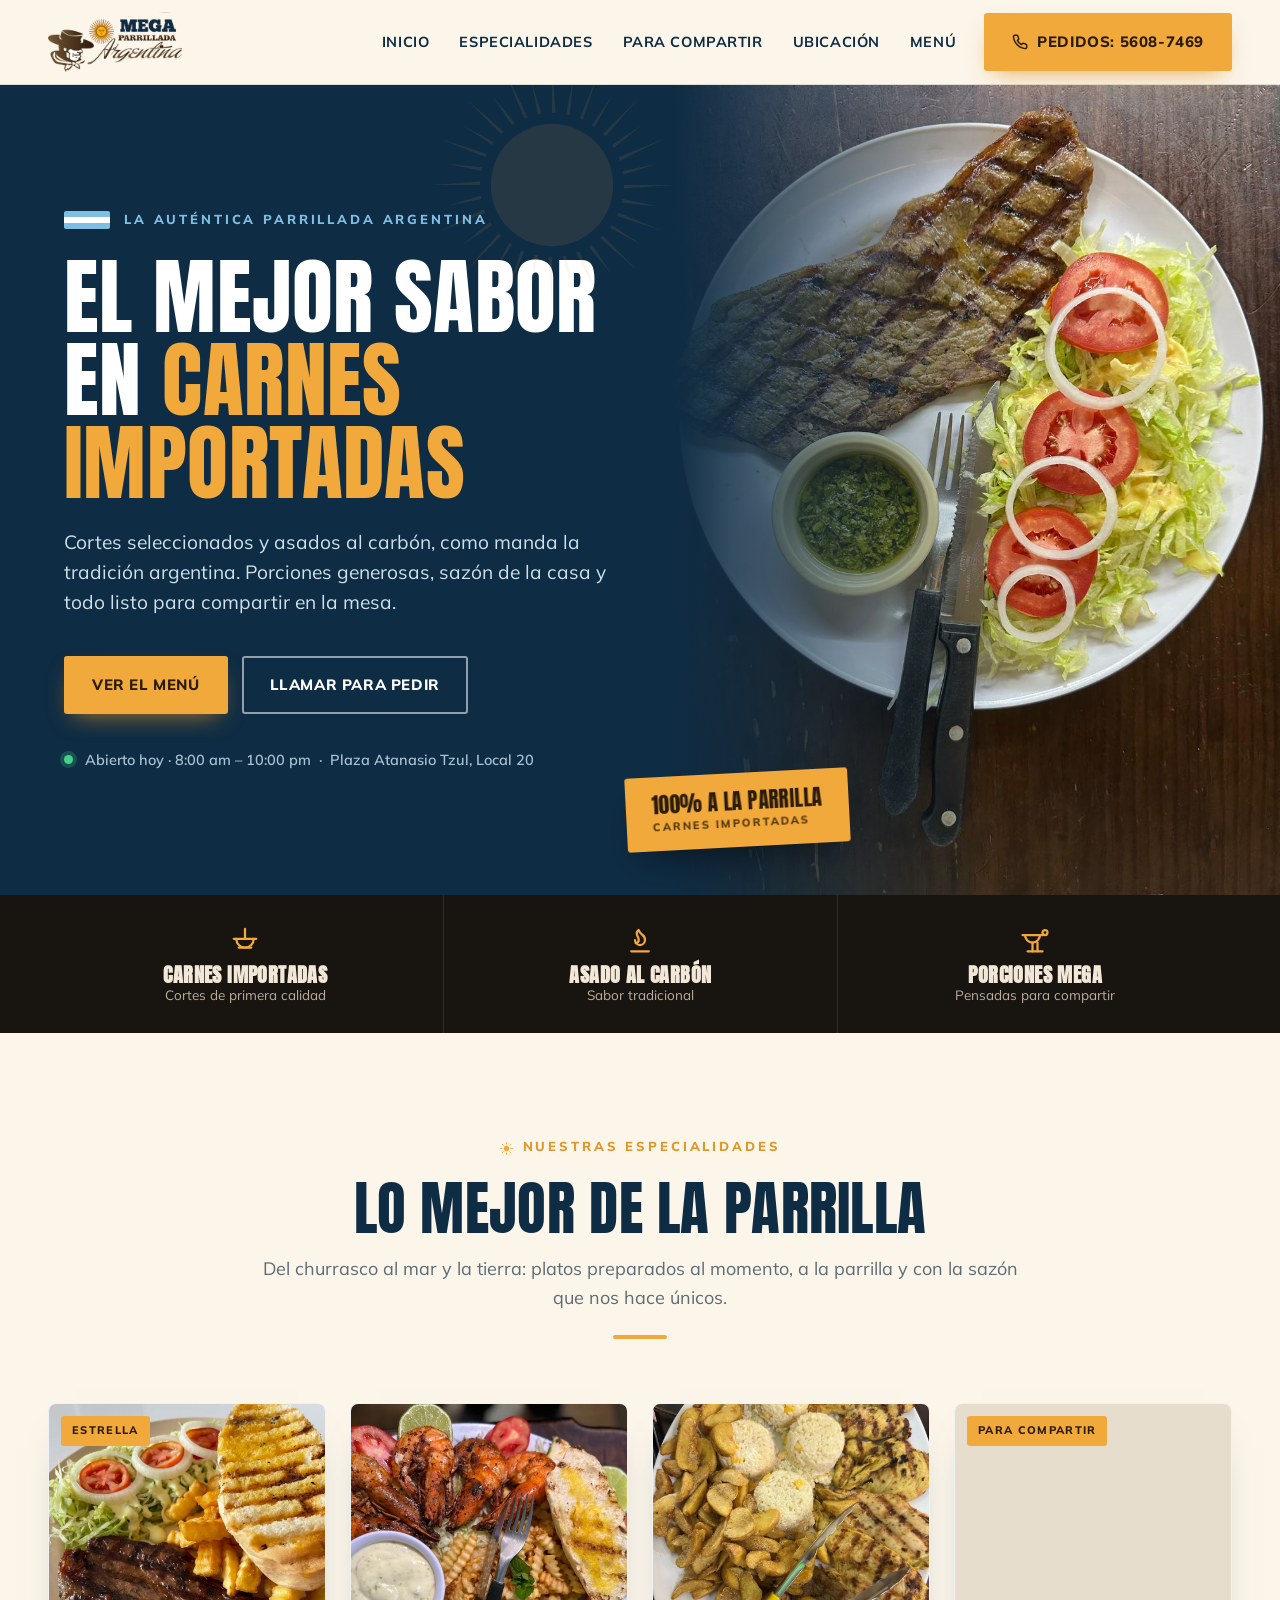
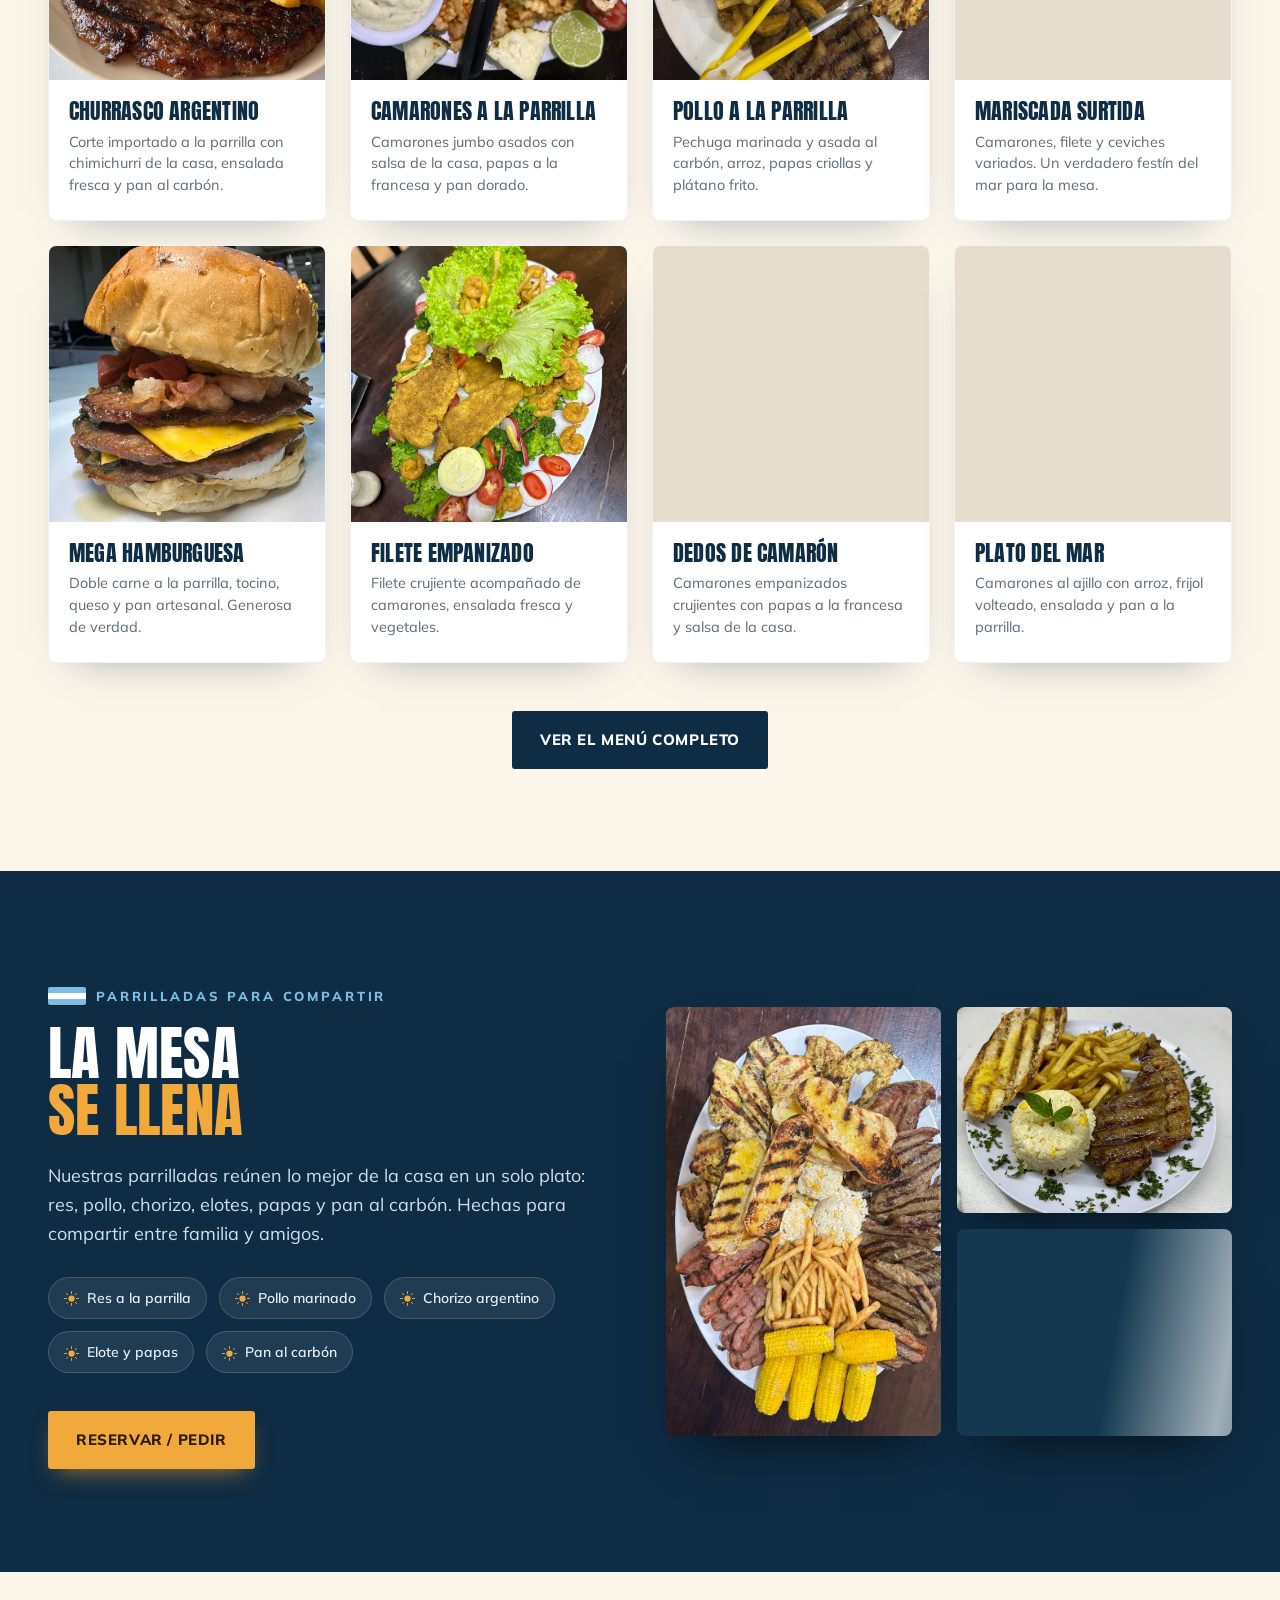
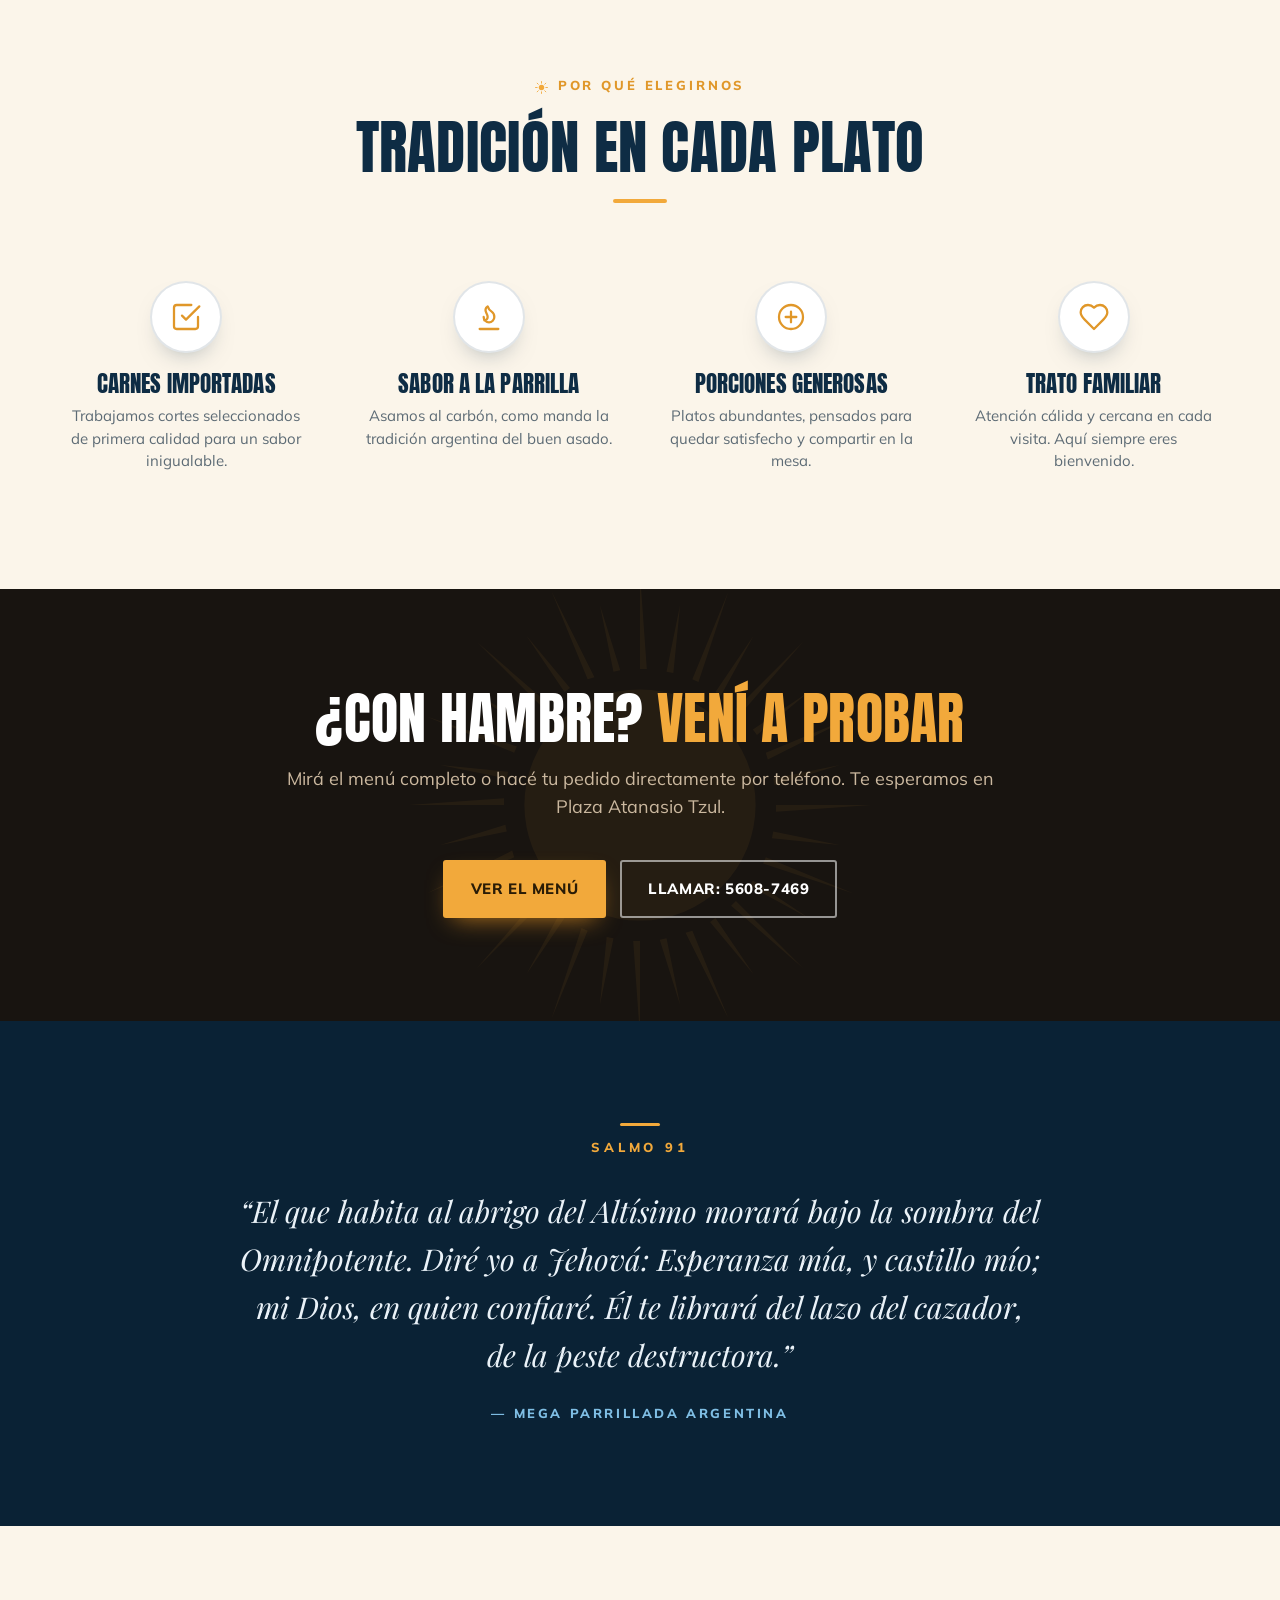
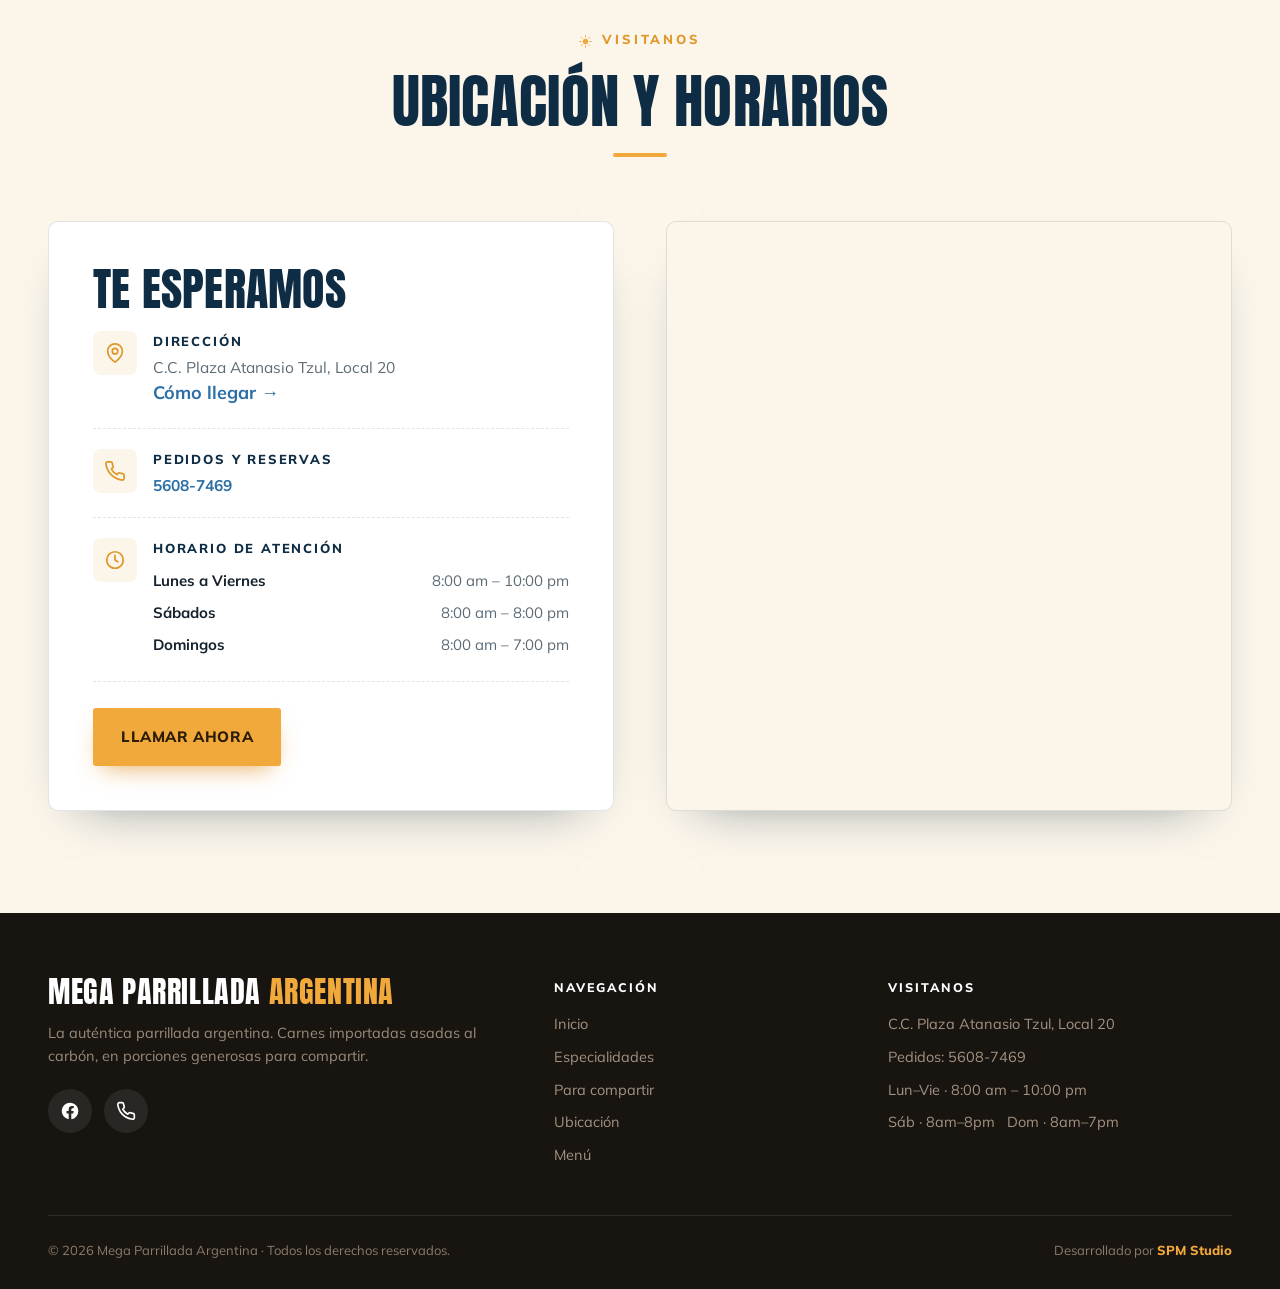
<file: index.html>
<!DOCTYPE html>
<html lang="es">
<head>
<meta charset="UTF-8" />
<meta name="viewport" content="width=device-width, initial-scale=1" />
<title>Mega Parrillada Argentina</title>
<meta name="description" content="La auténtica parrillada argentina. El mejor sabor en carnes importadas, asadas al carbón. Plaza Atanasio Tzul, Local 20. Pedidos: 5608-7469." />
<link rel="icon" type="image/png" href="img/favicon.png" />
<link rel="apple-touch-icon" href="img/apple-touch-icon.png" />
<link rel="preconnect" href="https://fonts.googleapis.com" />
<link rel="preconnect" href="https://fonts.gstatic.com" crossorigin />
<link href="https://fonts.googleapis.com/css2?family=Anton&family=Oswald:wght@500;600;700&family=Archivo+Black&family=Mulish:ital,wght@0,400;0,500;0,600;0,700;0,800;1,500&family=Playfair+Display:ital@1&display=swap" rel="stylesheet" />
<link rel="preload" as="image" href="img/bife-chimichurri.jpg" fetchpriority="high" />
<link rel="preload" as="image" href="img/logo-clean-dark.png" />
<link rel="stylesheet" href="styles.css" />
</head>
<body data-palette="bandera" data-hero="split">

<!-- ============ HEADER ============ -->
<header class="nav" id="nav">
  <div class="wrap nav-in">
    <a href="/"><img class="nav-logo" src="img/logo-clean-dark.png" alt="Mega Parrillada Argentina" /></a>
    <nav class="nav-links" id="navLinks">
      <a href="/">Inicio</a>
      <a href="#especialidades">Especialidades</a>
      <a href="#compartir">Para compartir</a>
      <a href="#ubicacion">Ubicación</a>
      <a href="/menu">Menú</a>
    </nav>
    <a class="btn btn-gold nav-phone" href="tel:+50256087469" aria-label="Llamar: 5608-7469">
      <svg width="16" height="16" viewBox="0 0 24 24" fill="none" stroke="currentColor" stroke-width="2.2" stroke-linecap="round" stroke-linejoin="round"><path d="M22 16.92v3a2 2 0 0 1-2.18 2 19.79 19.79 0 0 1-8.63-3.07 19.5 19.5 0 0 1-6-6 19.79 19.79 0 0 1-3.07-8.67A2 2 0 0 1 4.11 2h3a2 2 0 0 1 2 1.72c.13.96.36 1.9.7 2.81a2 2 0 0 1-.45 2.11L8.09 9.91a16 16 0 0 0 6 6l1.27-1.27a2 2 0 0 1 2.11-.45c.91.34 1.85.57 2.81.7A2 2 0 0 1 22 16.92z"/></svg>
      <span class="nav-phone-txt">Pedidos: 5608-7469</span>
    </a>
    <button class="nav-burger" id="burger" aria-label="Menú"><span></span><span></span><span></span></button>
  </div>
</header>

<!-- ============ HERO ============ -->
<section class="hero hero-padding" id="inicio">
  <div class="hero-copy">
    <svg class="sunburst" viewBox="0 0 100 100" aria-hidden="true"><g fill="var(--gold)"><circle cx="50" cy="50" r="17"/><g>__RAYS__</g></g></svg>
    <div class="hero-eyebrow">
      <span class="flag"><i></i><i></i><i></i></span>
      <span class="eyebrow">La auténtica parrillada argentina</span>
    </div>
    <h1>El mejor sabor en <span class="gold">carnes importadas</span></h1>
    <p class="hero-sub">Cortes seleccionados y asados al carbón, como manda la tradición argentina. Porciones generosas, sazón de la casa y todo listo para compartir en la mesa.</p>
    <div class="hero-cta">
      <a class="btn btn-gold" href="/menu">Ver el menú</a>
      <a class="btn btn-outline" href="tel:+50256087469">Llamar para pedir</a>
    </div>
    <div class="hero-meta"><span class="live-dot"></span> Abierto hoy · 8:00 am – 10:00 pm &nbsp;·&nbsp; Plaza Atanasio Tzul, Local 20</div>
  </div>
  <div class="hero-media">
    <img src="img/bife-chimichurri.jpg" alt="Camarones y churrasco a la parrilla" fetchpriority="high" decoding="async" />
    <div class="hero-badge">100% a la parrilla<small>Carnes importadas</small></div>
  </div>
</section>

<!-- ============ STRIP ============ -->
<div class="strip">
  <div class="wrap strip-in">
    <div class="strip-item">
      <svg class="ico" width="30" height="30" viewBox="0 0 24 24" fill="none" stroke="currentColor" stroke-width="1.8" stroke-linecap="round" stroke-linejoin="round"><path d="M3 11h18"/><path d="M12 3v8"/><path d="M5 11a7 7 0 0 0 14 0"/><path d="M7 18h10"/></svg>
      <div><b>Carnes importadas</b><span>Cortes de primera calidad</span></div>
    </div>
    <div class="strip-item">
      <svg class="ico" width="30" height="30" viewBox="0 0 24 24" fill="none" stroke="currentColor" stroke-width="1.8" stroke-linecap="round" stroke-linejoin="round"><path d="M8.5 14.5A2.5 2.5 0 0 0 11 12c0-1.38-.5-2-1-3-1.07-2.14-.5-4 1-5 .5 2 1.5 3 3 4 1.5 1 2 2.5 2 4a4 4 0 0 1-8 0Z"/><path d="M5 21h14"/></svg>
      <div><b>Asado al carbón</b><span>Sabor tradicional</span></div>
    </div>
    <div class="strip-item">
      <svg class="ico" width="30" height="30" viewBox="0 0 24 24" fill="none" stroke="currentColor" stroke-width="1.8" stroke-linecap="round" stroke-linejoin="round"><path d="M16 8a6 6 0 0 1-12 0"/><path d="M2 8h16"/><circle cx="20" cy="6" r="2"/><path d="M6 21h12"/><path d="M10 14v7M14 14v7"/></svg>
      <div><b>Porciones MEGA</b><span>Pensadas para compartir</span></div>
    </div>
  </div>
</div>

<!-- ============ ESPECIALIDADES ============ -->
<section id="especialidades">
  <div class="wrap">
    <div class="sec-head">
      <span class="eyebrow"><span class="sun">__SUN__</span> Nuestras especialidades</span>
      <h2>Lo mejor de la parrilla</h2>
      <p>Del churrasco al mar y la tierra: platos preparados al momento, a la parrilla y con la sazón que nos hace únicos.</p>
      <div class="rule"></div>
    </div>
    <div class="grid">
      <article class="card">
        <div class="card-img"><span class="card-tag">Estrella</span><img src="img/churrasco-premium.jpg" alt="Churrasco argentino con chimichurri" loading="lazy" decoding="async" /></div>
        <div class="card-body"><h3>Churrasco Argentino</h3><p>Corte importado a la parrilla con chimichurri de la casa, ensalada fresca y pan al carbón.</p></div>
      </article>
      <article class="card">
        <div class="card-img"><img src="img/camarones.jpg" alt="Camarones a la parrilla" loading="lazy" decoding="async" /></div>
        <div class="card-body"><h3>Camarones a la Parrilla</h3><p>Camarones jumbo asados con salsa de la casa, papas a la francesa y pan dorado.</p></div>
      </article>
      <article class="card">
        <div class="card-img"><img src="img/pollo.jpg" alt="Pollo a la parrilla" loading="lazy" decoding="async" /></div>
        <div class="card-body"><h3>Pollo a la Parrilla</h3><p>Pechuga marinada y asada al carbón, arroz, papas criollas y plátano frito.</p></div>
      </article>
      <article class="card">
        <div class="card-img"><span class="card-tag">Para compartir</span><img src="img/mariscada.jpg" alt="Mariscada surtida" loading="lazy" decoding="async" /></div>
        <div class="card-body"><h3>Mariscada Surtida</h3><p>Camarones, filete y ceviches variados. Un verdadero festín del mar para la mesa.</p></div>
      </article>
      <article class="card">
        <div class="card-img"><img src="img/hamburguesa.jpg" alt="Mega hamburguesa" loading="lazy" decoding="async" /></div>
        <div class="card-body"><h3>Mega Hamburguesa</h3><p>Doble carne a la parrilla, tocino, queso y pan artesanal. Generosa de verdad.</p></div>
      </article>
      <article class="card">
        <div class="card-img"><img src="img/filete-empanizado.jpg" alt="Filete empanizado" loading="lazy" decoding="async" /></div>
        <div class="card-body"><h3>Filete Empanizado</h3><p>Filete crujiente acompañado de camarones, ensalada fresca y vegetales.</p></div>
      </article>
      <article class="card">
        <div class="card-img"><img src="img/dedos-camaron.jpg" alt="Dedos de camarón" loading="lazy" decoding="async" /></div>
        <div class="card-body"><h3>Dedos de Camarón</h3><p>Camarones empanizados crujientes con papas a la francesa y salsa de la casa.</p></div>
      </article>
      <article class="card">
        <div class="card-img"><img src="img/camarones-frijol.jpg" alt="Camarones con guarnición" loading="lazy" decoding="async" /></div>
        <div class="card-body"><h3>Plato del Mar</h3><p>Camarones al ajillo con arroz, frijol volteado, ensalada y pan a la parrilla.</p></div>
      </article>
    </div>
    <div style="text-align:center;margin-top:48px">
      <a class="btn btn-navy" href="/menu">Ver el menú completo</a>
    </div>
  </div>
</section>

<!-- ============ COMPARTIR ============ -->
<section class="compartir" id="compartir">
  <div class="wrap compartir-grid">
    <div class="compartir-copy">
      <span class="eyebrow"><span class="flag" style="width:38px"><i></i><i></i><i></i></span> Parrilladas para compartir</span>
      <h2>La mesa<br><span class="gold">se llena</span></h2>
      <p>Nuestras parrilladas reúnen lo mejor de la casa en un solo plato: res, pollo, chorizo, elotes, papas y pan al carbón. Hechas para compartir entre familia y amigos.</p>
      <div class="compartir-list">
        <span class="chip"><span class="sun">__SUN__</span> Res a la parrilla</span>
        <span class="chip"><span class="sun">__SUN__</span> Pollo marinado</span>
        <span class="chip"><span class="sun">__SUN__</span> Chorizo argentino</span>
        <span class="chip"><span class="sun">__SUN__</span> Elote y papas</span>
        <span class="chip"><span class="sun">__SUN__</span> Pan al carbón</span>
      </div>
      <div class="hero-cta">
        <a class="btn btn-gold" href="tel:+50256087469">Reservar / Pedir</a>
      </div>
    </div>
    <div class="compartir-imgs">
      <figure><img class="zoom-in" src="img/parrillada-familiar.jpg" alt="Lomo a la parrilla con arroz y papas" loading="lazy" decoding="async" /></figure>
      <figure><img class="zoom-in" src="img/lomo-mesa.jpg" alt="Parrillada familiar" loading="lazy" decoding="async" /></figure>
      <figure><img src="img/parrillada-mixta.jpg" alt="Parrillada mixta" loading="lazy" decoding="async" /></figure>
    </div>
  </div>
</section>

<!-- ============ POR QUÉ ============ -->
<section class="porque">
  <div class="wrap">
    <div class="sec-head">
      <span class="eyebrow"><span class="sun">__SUN__</span> Por qué elegirnos</span>
      <h2>Tradición en cada plato</h2>
      <div class="rule"></div>
    </div>
    <div class="porque-grid">
      <div class="feat">
        <div class="badge"><svg width="32" height="32" viewBox="0 0 24 24" fill="none" stroke="currentColor" stroke-width="1.7" stroke-linecap="round" stroke-linejoin="round"><path d="m9 11 3 3L22 4"/><path d="M21 12v7a2 2 0 0 1-2 2H5a2 2 0 0 1-2-2V5a2 2 0 0 1 2-2h11"/></svg></div>
        <h3>Carnes Importadas</h3>
        <p>Trabajamos cortes seleccionados de primera calidad para un sabor inigualable.</p>
      </div>
      <div class="feat">
        <div class="badge"><svg width="32" height="32" viewBox="0 0 24 24" fill="none" stroke="currentColor" stroke-width="1.7" stroke-linecap="round" stroke-linejoin="round"><path d="M8.5 14.5A2.5 2.5 0 0 0 11 12c0-1.38-.5-2-1-3-1.07-2.14-.5-4 1-5 .5 2 1.5 3 3 4 1.5 1 2 2.5 2 4a4 4 0 0 1-8 0Z"/><path d="M5 21h14"/></svg></div>
        <h3>Sabor a la Parrilla</h3>
        <p>Asamos al carbón, como manda la tradición argentina del buen asado.</p>
      </div>
      <div class="feat">
        <div class="badge"><svg width="32" height="32" viewBox="0 0 24 24" fill="none" stroke="currentColor" stroke-width="1.7" stroke-linecap="round" stroke-linejoin="round"><circle cx="12" cy="12" r="9"/><path d="M8 12h8M12 8v8"/></svg></div>
        <h3>Porciones Generosas</h3>
        <p>Platos abundantes, pensados para quedar satisfecho y compartir en la mesa.</p>
      </div>
      <div class="feat">
        <div class="badge"><svg width="32" height="32" viewBox="0 0 24 24" fill="none" stroke="currentColor" stroke-width="1.7" stroke-linecap="round" stroke-linejoin="round"><path d="M19 14c1.49-1.46 3-3.21 3-5.5A5.5 5.5 0 0 0 16.5 3c-1.76 0-3 .5-4.5 2-1.5-1.5-2.74-2-4.5-2A5.5 5.5 0 0 0 2 8.5c0 2.29 1.51 4.04 3 5.5l7 7Z"/></svg></div>
        <h3>Trato Familiar</h3>
        <p>Atención cálida y cercana en cada visita. Aquí siempre eres bienvenido.</p>
      </div>
    </div>
  </div>
</section>

<!-- ============ MENU BAND ============ -->
<section class="menuband">
  <svg class="sunburst" viewBox="0 0 100 100" aria-hidden="true"><g fill="var(--gold)"><circle cx="50" cy="50" r="17"/><g>__RAYS__</g></g></svg>
  <div class="wrap">
    <h2>¿Con hambre? <span class="gold">Vení a probar</span></h2>
    <p>Mirá el menú completo o hacé tu pedido directamente por teléfono. Te esperamos en Plaza Atanasio Tzul.</p>
    <div class="hero-cta">
      <a class="btn btn-gold" href="/menu">Ver el menú</a>
      <a class="btn btn-outline" href="tel:+50256087469">Llamar: 5608-7469</a>
    </div>
  </div>
</section>

<!-- ============ SALMO ============ -->
<section class="salmo">
  <div class="wrap inner">
    <div class="divider"></div>
    <span class="eyebrow">Salmo 91</span>
    <blockquote>“El que habita al abrigo del Altísimo morará bajo la sombra del Omnipotente. Diré yo a Jehová: Esperanza mía, y castillo mío; mi Dios, en quien confiaré. Él te librará del lazo del cazador, de la peste destructora.”</blockquote>
    <div class="ref">— Mega Parrillada Argentina</div>
  </div>
</section>

<!-- ============ UBICACION ============ -->
<section class="ubic" id="ubicacion">
  <div class="wrap">
    <div class="sec-head">
      <span class="eyebrow"><span class="sun">__SUN__</span> Visitanos</span>
      <h2>Ubicación y horarios</h2>
      <div class="rule"></div>
    </div>
    <div class="ubic-grid">
      <div class="info-card">
        <h2>Te esperamos</h2>
        <div class="info-block">
          <div class="ico"><svg width="22" height="22" viewBox="0 0 24 24" fill="none" stroke="currentColor" stroke-width="1.9" stroke-linecap="round" stroke-linejoin="round"><path d="M20 10c0 6-8 12-8 12s-8-6-8-12a8 8 0 0 1 16 0Z"/><circle cx="12" cy="10" r="3"/></svg></div>
          <div><h4>Dirección</h4><p>C.C. Plaza Atanasio Tzul, Local 20</p><a class="link" href="https://www.google.com/maps/search/?api=1&query=Mega+Parrillada+Argentina+Plaza+Atanasio+Tzul" target="_blank" rel="noopener">Cómo llegar →</a></div>
        </div>
        <div class="info-block">
          <div class="ico"><svg width="22" height="22" viewBox="0 0 24 24" fill="none" stroke="currentColor" stroke-width="1.9" stroke-linecap="round" stroke-linejoin="round"><path d="M22 16.92v3a2 2 0 0 1-2.18 2 19.79 19.79 0 0 1-8.63-3.07 19.5 19.5 0 0 1-6-6 19.79 19.79 0 0 1-3.07-8.67A2 2 0 0 1 4.11 2h3a2 2 0 0 1 2 1.72c.13.96.36 1.9.7 2.81a2 2 0 0 1-.45 2.11L8.09 9.91a16 16 0 0 0 6 6l1.27-1.27a2 2 0 0 1 2.11-.45c.91.34 1.85.57 2.81.7A2 2 0 0 1 22 16.92z"/></svg></div>
          <div><h4>Pedidos y reservas</h4><p><a class="link" href="tel:+50256087469">5608-7469</a></p></div>
        </div>
        <div class="info-block">
          <div class="ico"><svg width="22" height="22" viewBox="0 0 24 24" fill="none" stroke="currentColor" stroke-width="1.9" stroke-linecap="round" stroke-linejoin="round"><circle cx="12" cy="12" r="9"/><path d="M12 7v5l3 2"/></svg></div>
          <div style="flex:1"><h4>Horario de atención</h4>
            <ul class="hours">
              <li><b>Lunes a Viernes</b> <span>8:00 am – 10:00 pm</span></li>
              <li><b>Sábados</b> <span>8:00 am – 8:00 pm</span></li>
              <li><b>Domingos</b> <span>8:00 am – 7:00 pm</span></li>
            </ul>
          </div>
        </div>
        <div class="hero-cta" style="margin-top:26px">
          <a class="btn btn-gold" href="tel:+50256087469">Llamar ahora</a>
        </div>
      </div>
      <div class="map">
        <iframe title="Mapa Mega Parrillada Argentina" loading="lazy" referrerpolicy="no-referrer-when-downgrade" src="https://maps.google.com/maps?q=Plaza%20Atanasio%20Tzul%20Guatemala&t=&z=15&ie=UTF8&iwloc=&output=embed"></iframe>
      </div>
    </div>
  </div>
</section>

<!-- ============ FOOTER ============ -->
<footer class="site">
  <div class="wrap">
    <div class="foot-grid">
      <div class="foot-brand">
        <span class="foot-word">Mega Parrillada <b>Argentina</b></span>
        <p>La auténtica parrillada argentina. Carnes importadas asadas al carbón, en porciones generosas para compartir.</p>
        <div class="foot-social">
          <a href="https://www.facebook.com/people/Carlos-Vargas/pfbid02LPer4aKYrEr11z8EZLggQakFB4bRCTt2FF2vd87rxuqd6yv5EHBQvKk4X15W9nVtl/" target="_blank" rel="noopener" aria-label="Facebook">
            <svg width="20" height="20" viewBox="0 0 24 24" fill="currentColor"><path d="M22 12a10 10 0 1 0-11.56 9.88v-6.99H7.9V12h2.54V9.8c0-2.5 1.49-3.89 3.78-3.89 1.09 0 2.24.2 2.24.2v2.46h-1.26c-1.24 0-1.63.77-1.63 1.56V12h2.78l-.44 2.89h-2.34v6.99A10 10 0 0 0 22 12Z"/></svg>
          </a>
          <a href="tel:+50256087469" aria-label="Teléfono">
            <svg width="20" height="20" viewBox="0 0 24 24" fill="none" stroke="currentColor" stroke-width="2" stroke-linecap="round" stroke-linejoin="round"><path d="M22 16.92v3a2 2 0 0 1-2.18 2 19.79 19.79 0 0 1-8.63-3.07 19.5 19.5 0 0 1-6-6 19.79 19.79 0 0 1-3.07-8.67A2 2 0 0 1 4.11 2h3a2 2 0 0 1 2 1.72c.13.96.36 1.9.7 2.81a2 2 0 0 1-.45 2.11L8.09 9.91a16 16 0 0 0 6 6l1.27-1.27a2 2 0 0 1 2.11-.45c.91.34 1.85.57 2.81.7A2 2 0 0 1 22 16.92z"/></svg>
          </a>
        </div>
      </div>
      <div class="foot-col">
        <h4>Navegación</h4>
        <a href="/">Inicio</a>
        <a href="#especialidades">Especialidades</a>
        <a href="#compartir">Para compartir</a>
        <a href="#ubicacion">Ubicación</a>
        <a href="/menu">Menú</a>
      </div>
      <div class="foot-col">
        <h4>Visitanos</h4>
        <p>C.C. Plaza Atanasio Tzul, Local 20</p>
        <p>Pedidos: 5608-7469</p>
        <p>Lun–Vie · 8:00 am – 10:00 pm</p>
        <p>Sáb · 8am–8pm &nbsp; Dom · 8am–7pm</p>
      </div>
    </div>
    <div class="foot-bottom">
      <span>© <span id="yr"></span> Mega Parrillada Argentina · Todos los derechos reservados.</span>
      <span>Desarrollado por <strong>SPM Studio</strong></span>
    </div>
  </div>
</footer>

<!-- ============ TWEAKS ============ -->
<div id="tw">
  <header><b>Tweaks</b><button id="twClose" aria-label="Cerrar">✕</button></header>
  <div class="body">
    <div class="tw-row">
      <label>Paleta</label>
      <div class="tw-seg" data-key="palette">
        <button data-v="bandera">Bandera</button>
        <button data-v="asado">Asado</button>
        <button data-v="premium">Premium</button>
      </div>
    </div>
    <div class="tw-row">
      <label>Tipografía de títulos</label>
      <div class="tw-seg" data-key="display">
        <button data-v="anton">Anton</button>
        <button data-v="oswald">Oswald</button>
        <button data-v="archivo">Archivo</button>
      </div>
    </div>
    <div class="tw-row">
      <label>Estilo de hero</label>
      <div class="tw-seg" data-key="hero">
        <button data-v="split">Dividido</button>
        <button data-v="full">Imagen completa</button>
      </div>
    </div>
    <div class="tw-row">
      <label>Acento dorado</label>
      <div class="tw-sw" data-key="gold">
        <button data-v="#F2A93B" style="background:#F2A93B"></button>
        <button data-v="#E8B84B" style="background:#E8B84B"></button>
        <button data-v="#D98324" style="background:#D98324"></button>
        <button data-v="#C0492B" style="background:#C0492B"></button>
      </div>
    </div>
    <div class="tw-row">
      <label>Titular</label>
      <input type="text" id="twHead" />
    </div>
  </div>
</div>

<script>
var TWEAKS = /*EDITMODE-BEGIN*/{
  "palette": "bandera",
  "display": "anton",
  "hero": "split",
  "gold": "#F2A93B",
  "headline": "El mejor sabor en |carnes importadas|"
}/*EDITMODE-END*/;

/* ---- Sol de Mayo rays + sun icon injection ---- */
(function(){
  var rays='';
  for(var i=0;i<32;i++){var a=i*(360/32)*Math.PI/180;var r1=20,r2=(i%2?30:34);
    var x1=50+Math.cos(a)*r1,y1=50+Math.sin(a)*r1,x2=50+Math.cos(a)*r2,y2=50+Math.sin(a)*r2;
    var a2=a+0.05;var x3=50+Math.cos(a2)*r1,y3=50+Math.sin(a2)*r1;
    rays+='<path d="M'+x1.toFixed(1)+' '+y1.toFixed(1)+' L'+x2.toFixed(1)+' '+y2.toFixed(1)+' L'+x3.toFixed(1)+' '+y3.toFixed(1)+' Z"/>';}
  var sunIco='<svg viewBox="0 0 24 24" width="100%" height="100%" fill="currentColor"><circle cx="12" cy="12" r="5"/><g stroke="currentColor" stroke-width="1.6" stroke-linecap="round"><path d="M12 1v3M12 20v3M1 12h3M20 12h3M4 4l2 2M18 18l2 2M20 4l-2 2M6 18l-2 2"/></g></svg>';
  document.body.innerHTML = document.body.innerHTML.split('__RAYS__').join(rays).split('__SUN__').join(sunIco);
})();

/* ---- year ---- */
document.getElementById('yr').textContent = new Date().getFullYear();

/* ---- nav scroll + burger ---- */
var nav=document.getElementById('nav');
addEventListener('scroll',function(){nav.classList.toggle('scrolled',scrollY>20)});
var burger=document.getElementById('burger'),navLinks=document.getElementById('navLinks');
if(burger){burger.addEventListener('click',function(){navLinks.classList.toggle('open')});
  navLinks.querySelectorAll('a').forEach(function(a){a.addEventListener('click',function(){navLinks.classList.remove('open')})});}

/* ---- image skeleton fade-in (race-proof) ---- */
(function(){
  var imgs=[].slice.call(document.querySelectorAll('.card-img img,.hero-media img,.compartir-imgs img'));
  function reveal(img){img.classList.add('loaded');var p=img.closest('.card-img,.hero-media,figure');if(p)p.classList.add('media-ready');}
  imgs.forEach(function(img){
    if(img.complete && img.naturalWidth){reveal(img);return;}
    img.addEventListener('load',function(){reveal(img);});
    img.addEventListener('error',function(){reveal(img);});
  });
  /* catch images that finished between parse and listener */
  requestAnimationFrame(function(){imgs.forEach(function(img){if(img.complete && img.naturalWidth)reveal(img);});});
  /* hard safety: never leave an image invisible */
  setTimeout(function(){imgs.forEach(reveal);},2500);
})();

/* ---- scroll reveal (content visible by default; can never get stuck hidden) ---- */
(function(){
  if(window.matchMedia && matchMedia('(prefers-reduced-motion:reduce)').matches)return;
  var els=[].slice.call(document.querySelectorAll('.sec-head,.hero-copy,.strip-item,.card,.compartir-copy,.compartir-imgs figure,.feat,.menuband .wrap,.salmo .inner,.info-card,.map'));
  function vh(){return window.innerHeight||document.documentElement.clientHeight;}
  function clearAll(){for(var i=0;i<els.length;i++)els[i].classList.remove('reveal-hidden');els=[];}
  try{
    /* hide ONLY elements currently below the fold — visible content is never touched */
    els.forEach(function(el){if(el.getBoundingClientRect().top>vh())el.classList.add('reveal-hidden');});
    var initial=els.length;
    function check(){
      for(var i=els.length-1;i>=0;i--){
        var el=els[i],r=el.getBoundingClientRect();
        if(r.top<vh()-70 && r.bottom>0){
          if(el.classList.contains('reveal-hidden')){el.classList.remove('reveal-hidden');el.classList.add('reveal-in');}
          els.splice(i,1);
        }
      }
    }
    check();
    addEventListener('scroll',check,{passive:true});
    addEventListener('resize',check);
    addEventListener('load',check);
    setTimeout(check,250);
    /* self-heal: if after 2s the detector revealed nothing at all, it's broken → just show everything */
    setTimeout(function(){if(els.length===initial)clearAll();},2000);
  }catch(e){clearAll();}
})();

/* ---- palettes ---- */
var PALETTES={
  bandera:{}, // default vars in :root
  asado:{'--navy':'#241712','--navy-2':'#1b0f0b','--blue':'#9c4a2a','--celeste':'#E0A878','--cream':'#F7EEE1','--charcoal':'#1b120d','--ink':'#241a13','--muted':'#6e5e51','--line':'rgba(36,23,18,.14)'},
  premium:{'--navy':'#10131A','--navy-2':'#0a0c11','--blue':'#3a4a63','--celeste':'#C9A24B','--cream':'#F4F1EA','--charcoal':'#0c0e13','--ink':'#1c2128','--muted':'#6a7280','--line':'rgba(16,19,26,.12)'}
};
var DISPLAY={anton:"'Anton',sans-serif",oswald:"'Oswald',sans-serif",archivo:"'Archivo Black',sans-serif"};
var DISPLAY_LS={anton:'.005em',oswald:'.02em',archivo:'-.01em'};

function applyTweaks(t){
  var root=document.documentElement;
  // reset palette overrides then apply
  ['--navy','--navy-2','--blue','--celeste','--cream','--charcoal','--ink','--muted','--line'].forEach(function(v){root.style.removeProperty(v)});
  var pal=PALETTES[t.palette]||{};
  for(var k in pal){root.style.setProperty(k,pal[k]);}
  root.style.setProperty('--gold',t.gold);
  // gold-deep slightly darker
  root.style.setProperty('--gold-deep', shade(t.gold,-18));
  root.style.setProperty('--display',DISPLAY[t.display]||DISPLAY.anton);
  root.style.setProperty('--display-ls',DISPLAY_LS[t.display]||'.005em');
  document.body.setAttribute('data-palette',t.palette);
  document.body.setAttribute('data-hero',t.hero);
  // headline: text with |gold| markers
  var h1=document.querySelector('.hero h1');
  if(h1 && t.headline){
    var parts=t.headline.split('|');
    var html='';
    for(var i=0;i<parts.length;i++){html += (i%2? '<span class="gold">'+esc(parts[i])+'</span>' : esc(parts[i]));}
    h1.innerHTML=html;
  }
}
function esc(s){return s.replace(/&/g,'&amp;').replace(/</g,'&lt;').replace(/>/g,'&gt;');}
function shade(hex,amt){var c=hex.replace('#','');if(c.length===3)c=c.split('').map(function(x){return x+x}).join('');
  var n=parseInt(c,16);var r=(n>>16)+amt,g=((n>>8)&255)+amt,b=(n&255)+amt;
  r=Math.max(0,Math.min(255,r));g=Math.max(0,Math.min(255,g));b=Math.max(0,Math.min(255,b));
  return '#'+((1<<24)+(r<<16)+(g<<8)+b).toString(16).slice(1);}

applyTweaks(TWEAKS);

/* ---- tweaks panel ---- */
var tw=document.getElementById('tw');
function sync(){
  tw.querySelectorAll('.tw-seg').forEach(function(seg){
    var key=seg.getAttribute('data-key');
    seg.querySelectorAll('button').forEach(function(b){b.classList.toggle('sel',b.getAttribute('data-v')===TWEAKS[key])});
  });
  var sw=tw.querySelector('.tw-sw');
  sw.querySelectorAll('button').forEach(function(b){b.classList.toggle('sel',b.getAttribute('data-v').toLowerCase()===String(TWEAKS.gold).toLowerCase())});
  document.getElementById('twHead').value=TWEAKS.headline;
}
function setKeys(obj){
  for(var k in obj)TWEAKS[k]=obj[k];
  applyTweaks(TWEAKS);sync();
  try{window.parent.postMessage({type:'__edit_mode_set_keys',edits:obj},'*');}catch(e){}
}
tw.querySelectorAll('.tw-seg').forEach(function(seg){
  var key=seg.getAttribute('data-key');
  seg.querySelectorAll('button').forEach(function(b){b.addEventListener('click',function(){var o={};o[key]=b.getAttribute('data-v');setKeys(o);});});
});
tw.querySelector('.tw-sw').querySelectorAll('button').forEach(function(b){b.addEventListener('click',function(){setKeys({gold:b.getAttribute('data-v')});});});
document.getElementById('twHead').addEventListener('input',function(){setKeys({headline:this.value});});
document.getElementById('twClose').addEventListener('click',function(){tw.classList.remove('on');try{window.parent.postMessage({type:'__edit_mode_dismissed'},'*');}catch(e){}});

/* ---- host protocol ---- */
addEventListener('message',function(e){
  var d=e.data||{};
  if(d.type==='__activate_edit_mode'){tw.classList.add('on');sync();}
  else if(d.type==='__deactivate_edit_mode'){tw.classList.remove('on');}
});
try{window.parent.postMessage({type:'__edit_mode_available'},'*');}catch(e){}
</script>
</body>
</html>
</file>
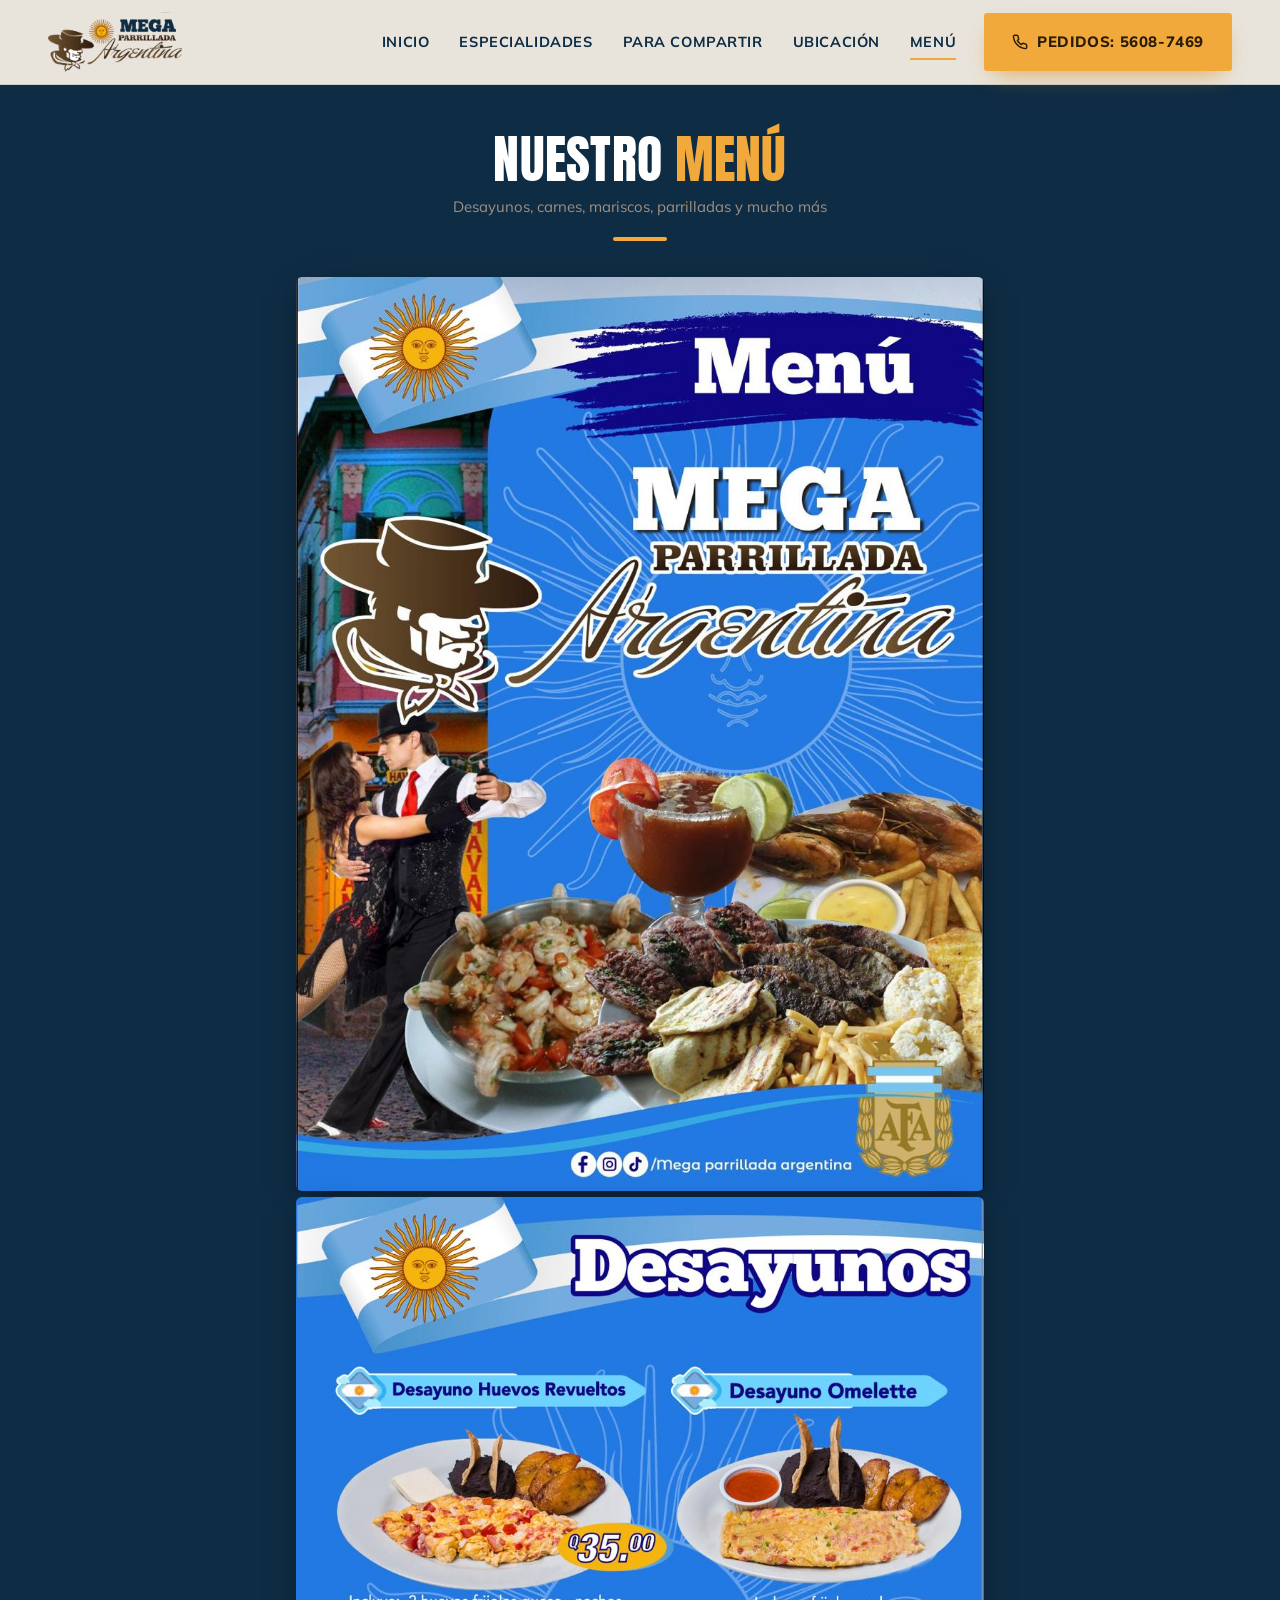
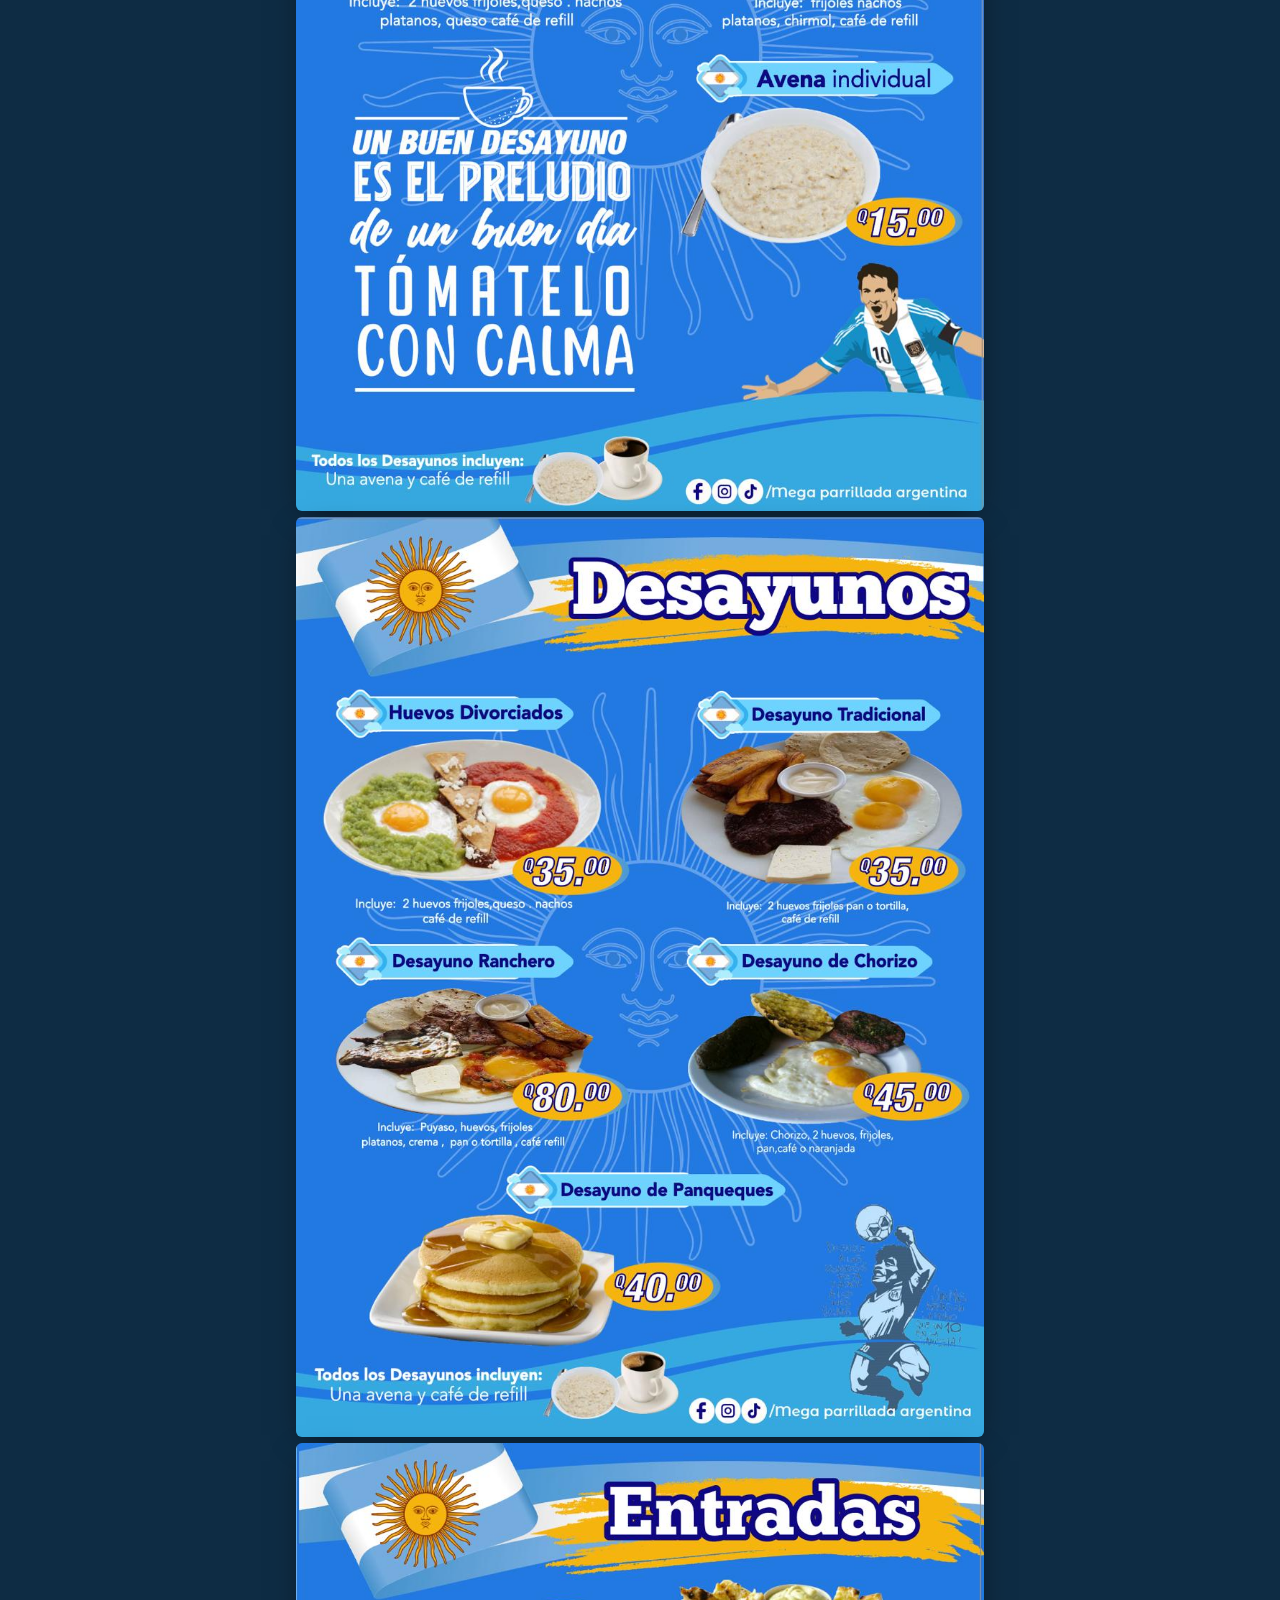
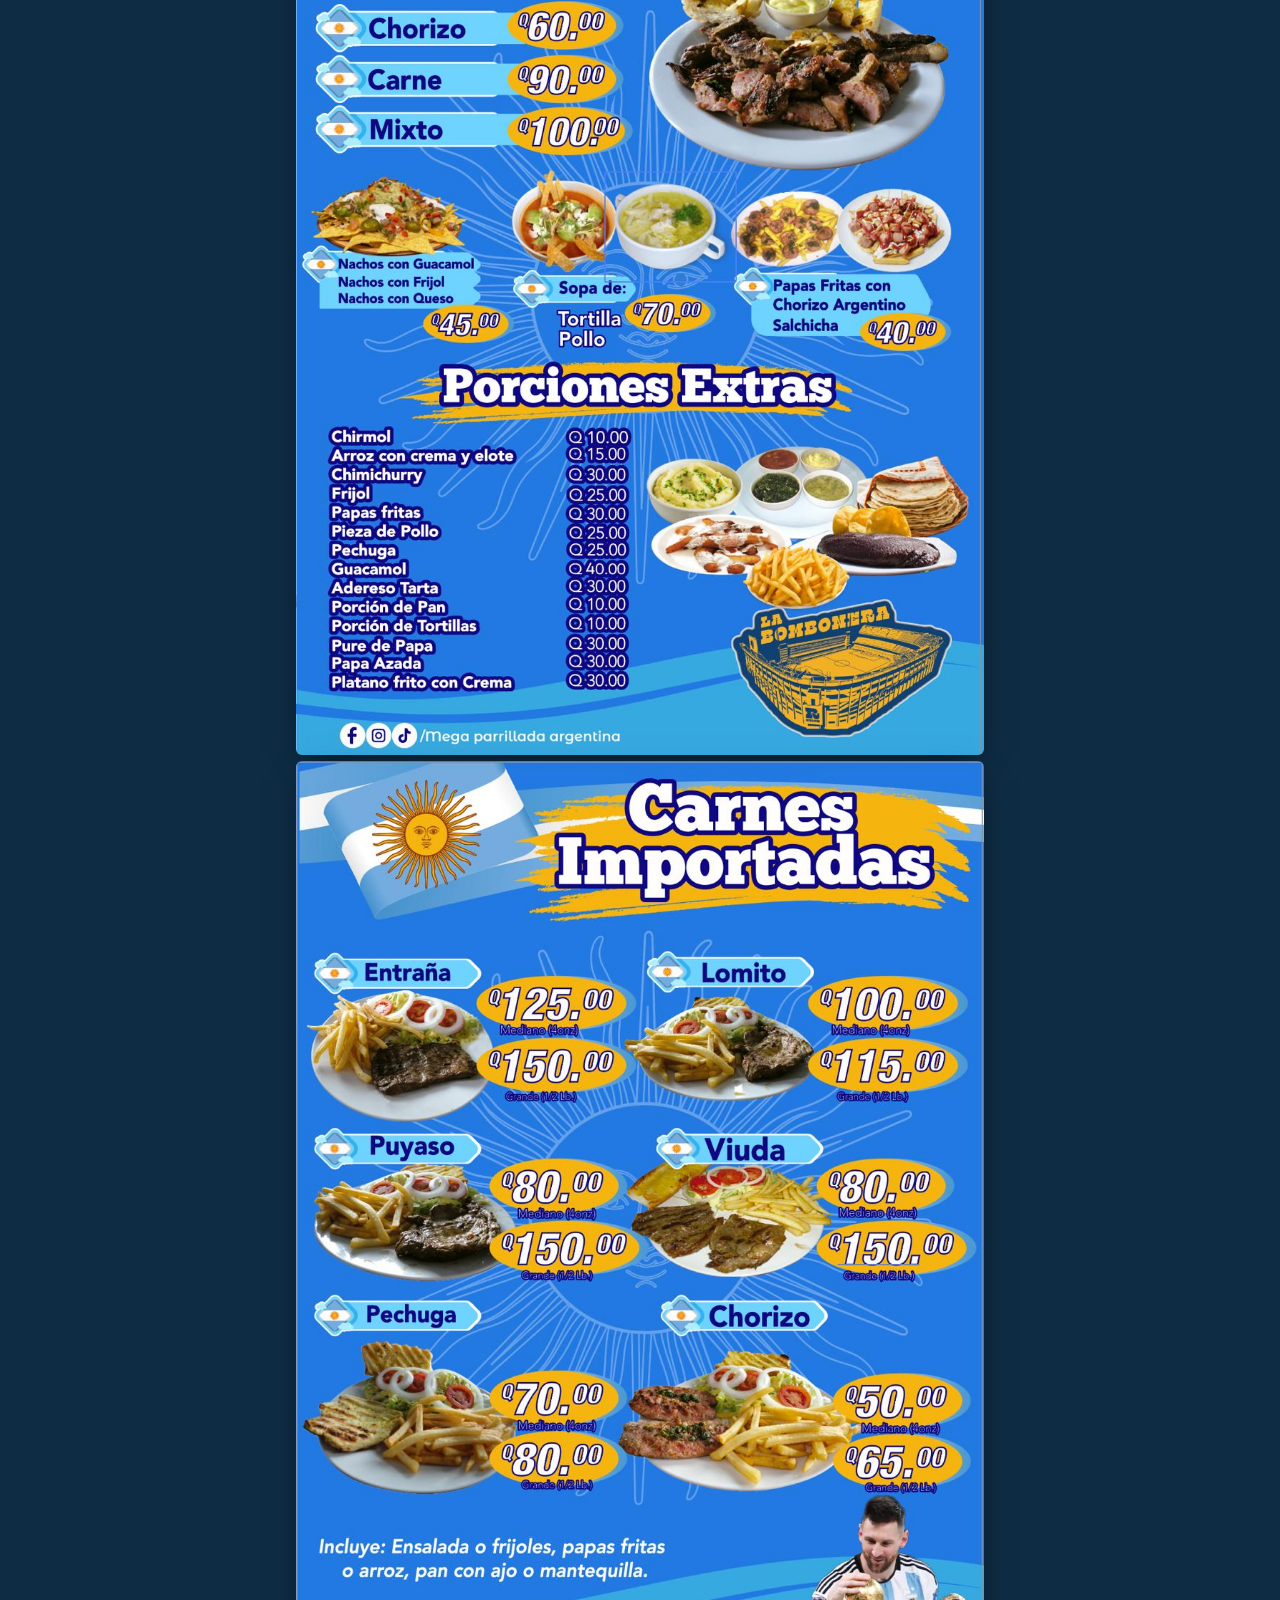
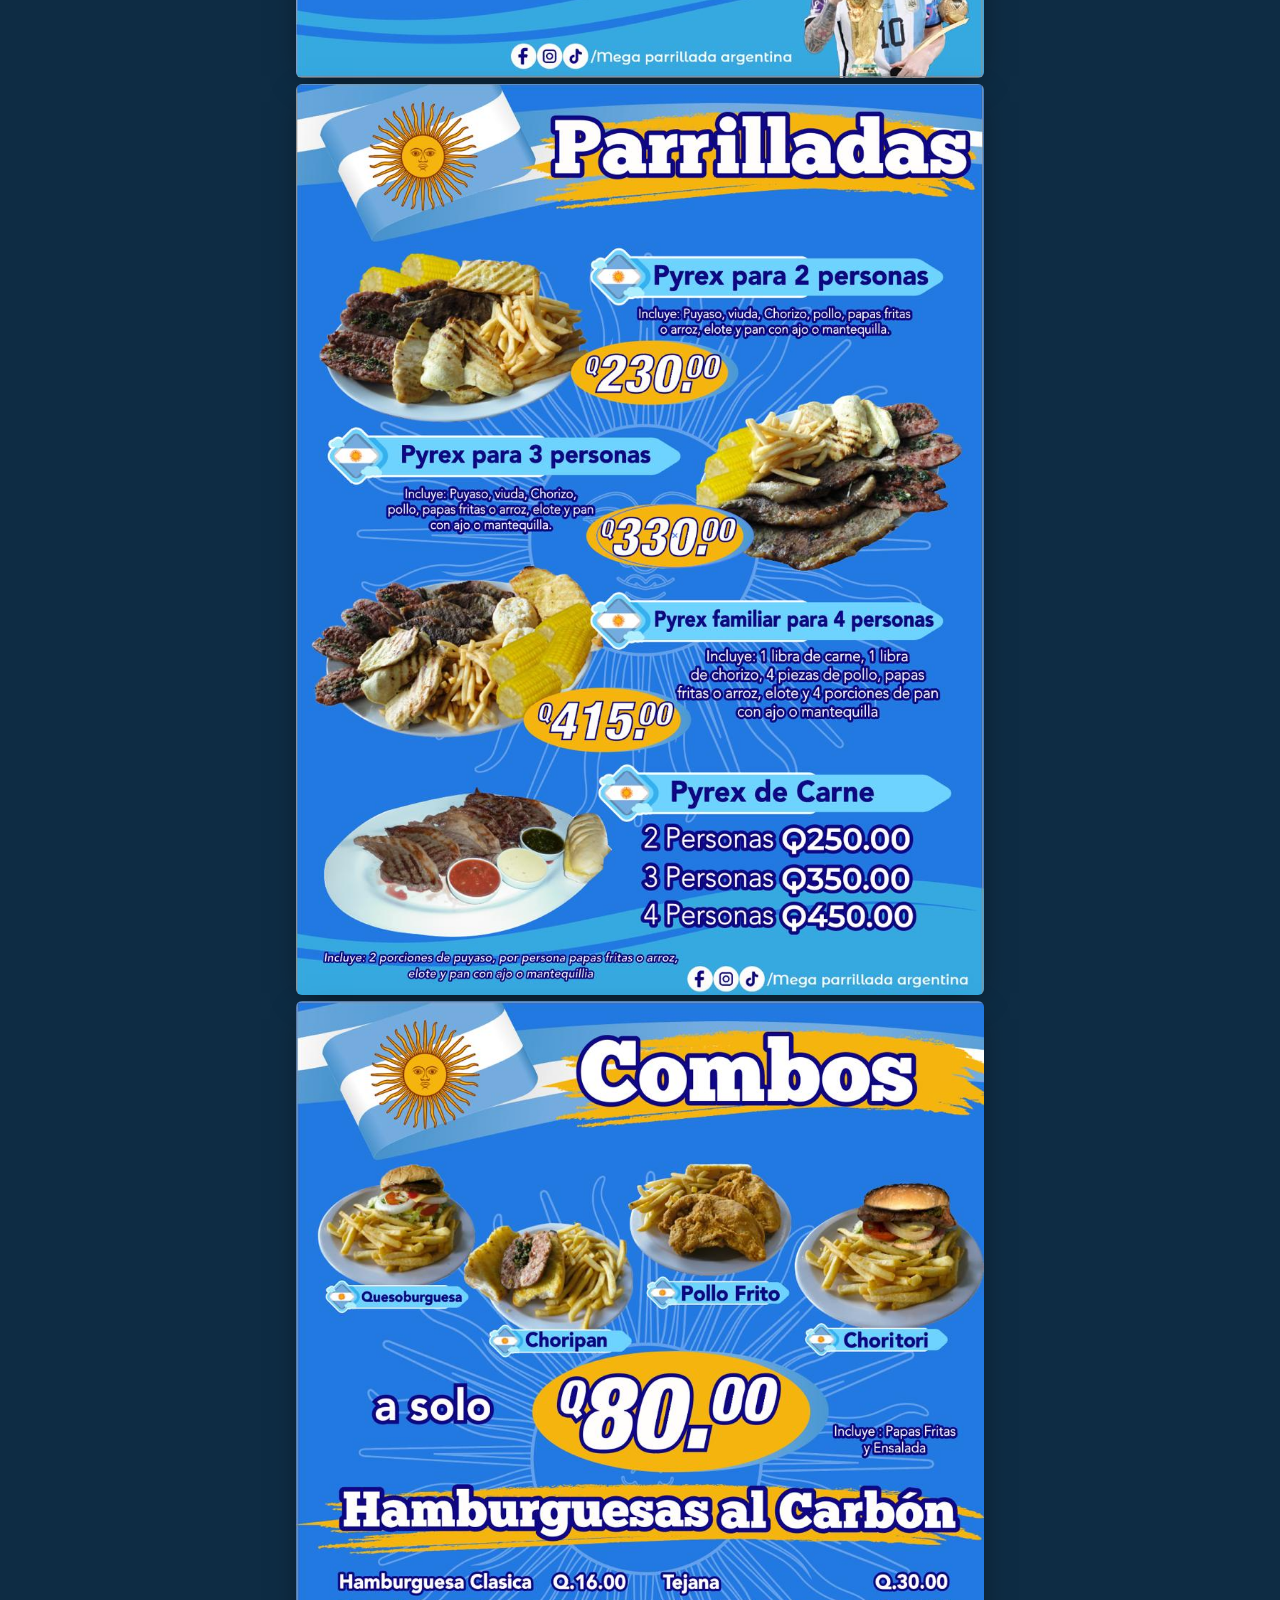
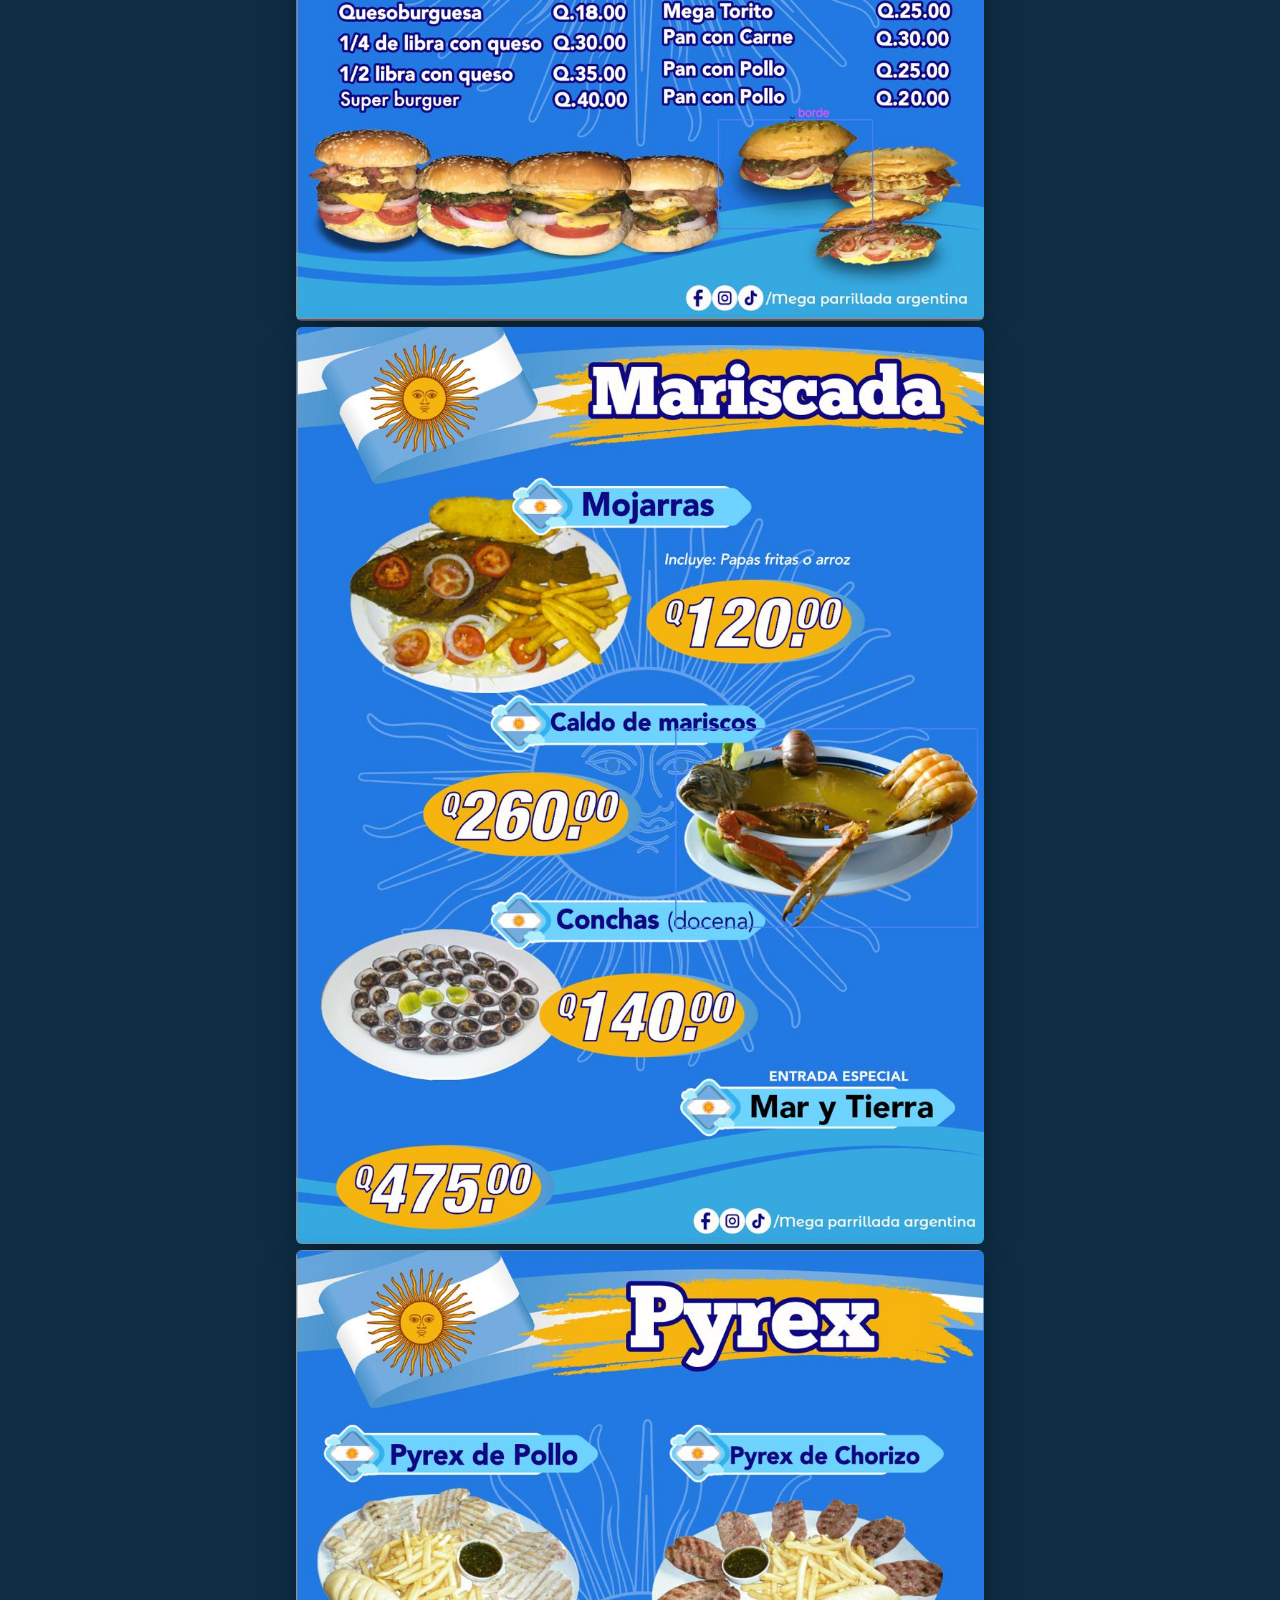
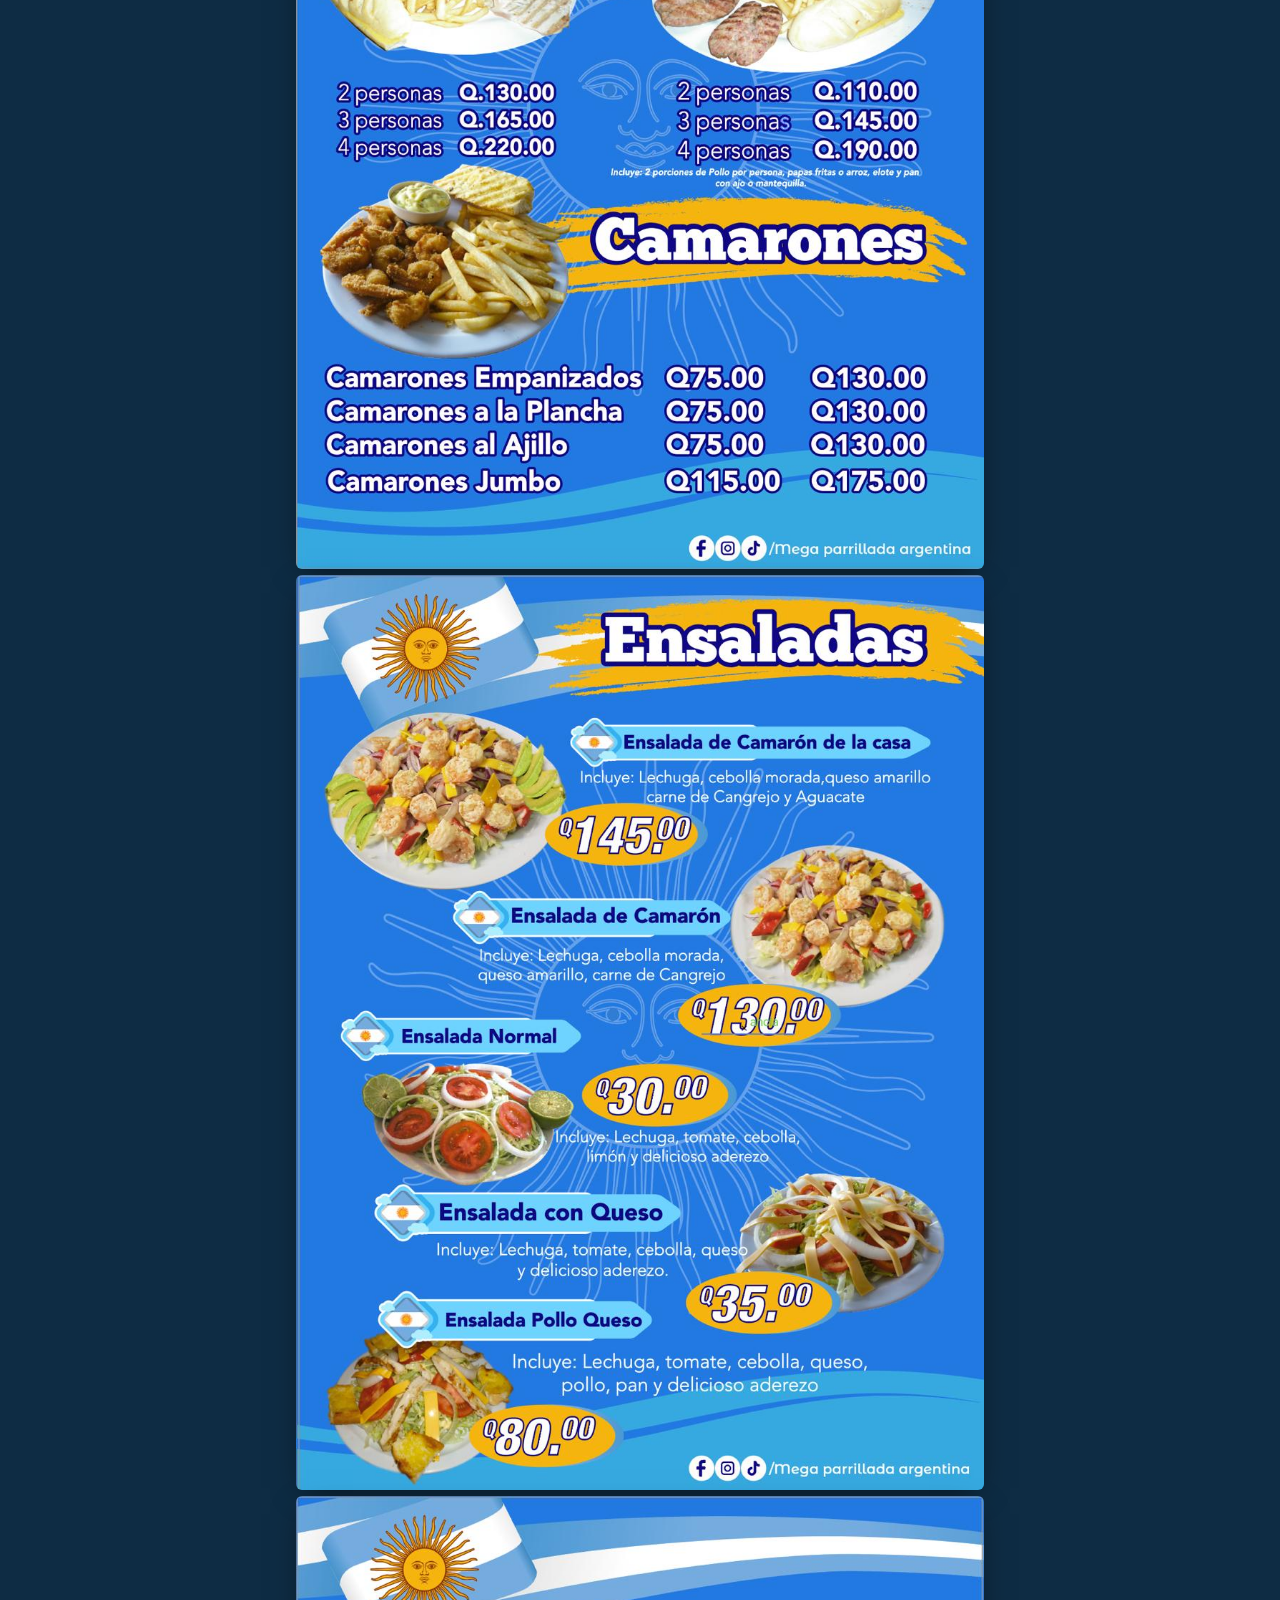
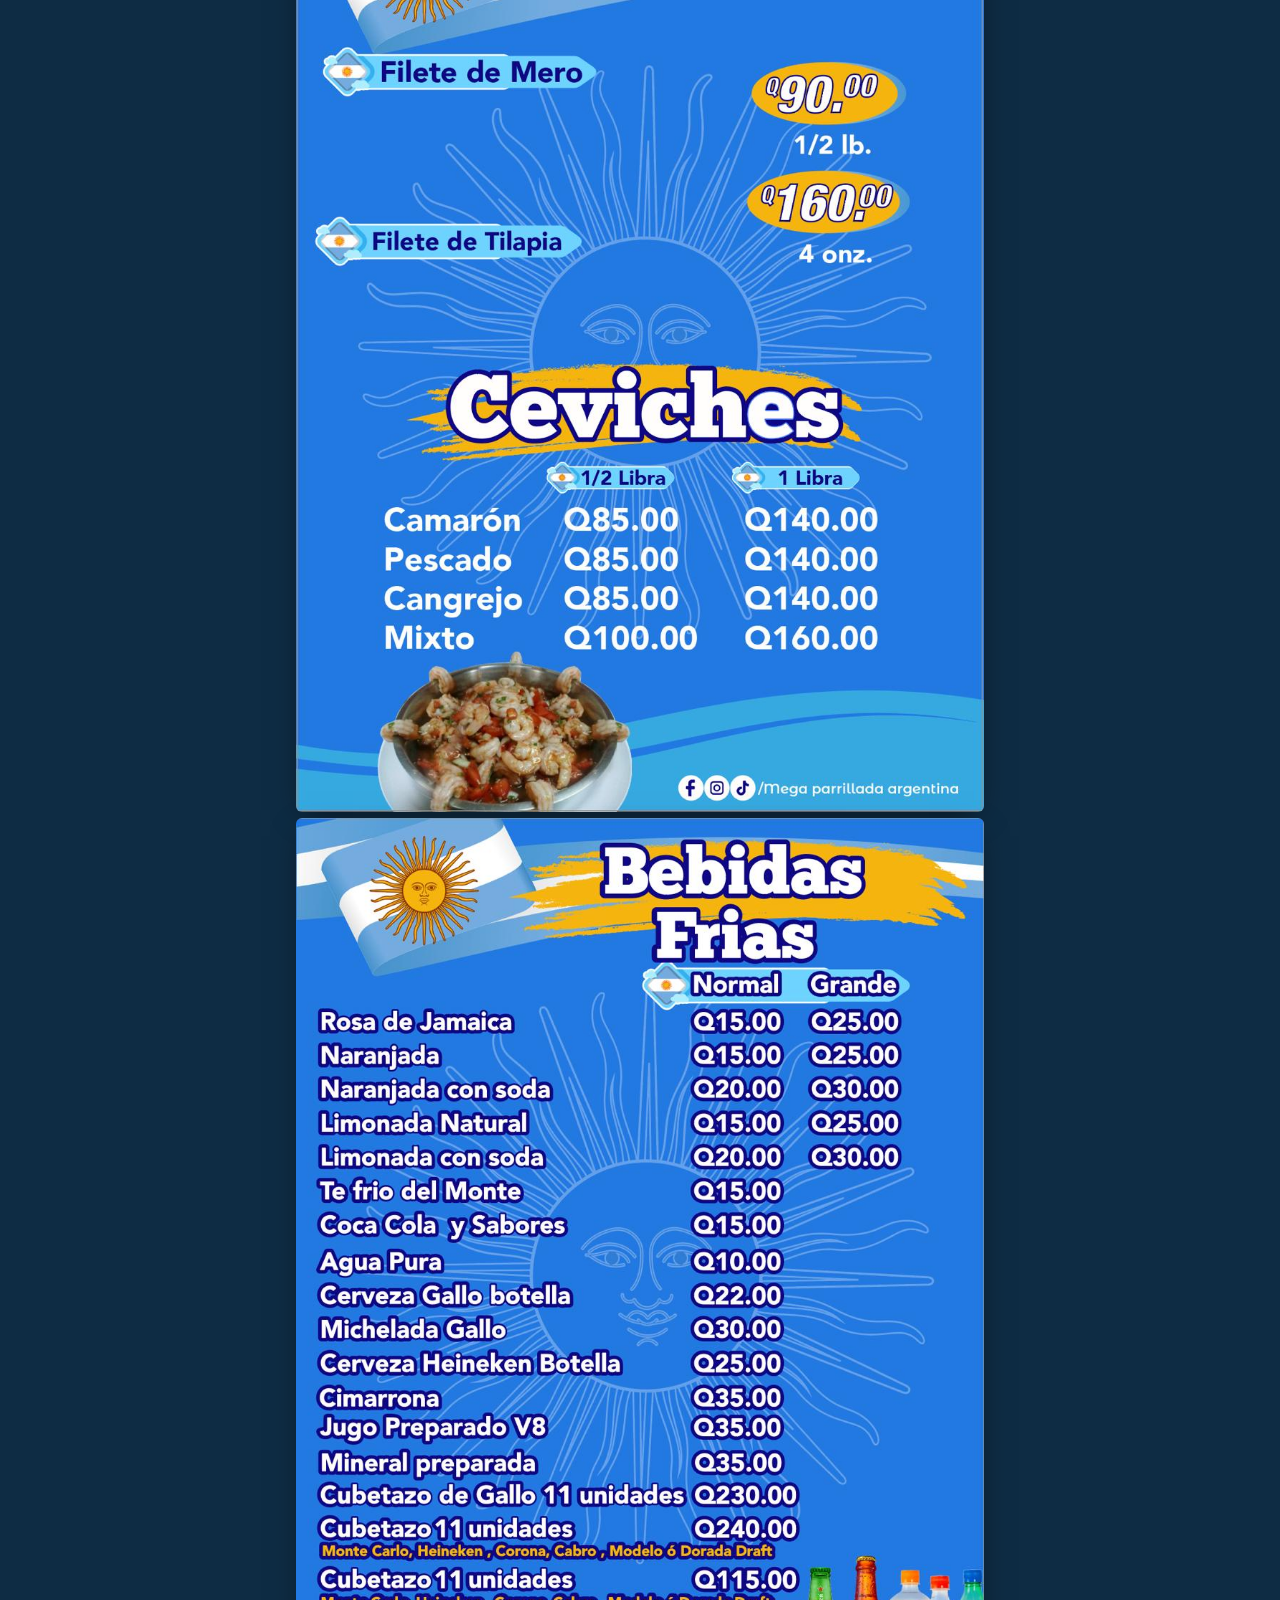
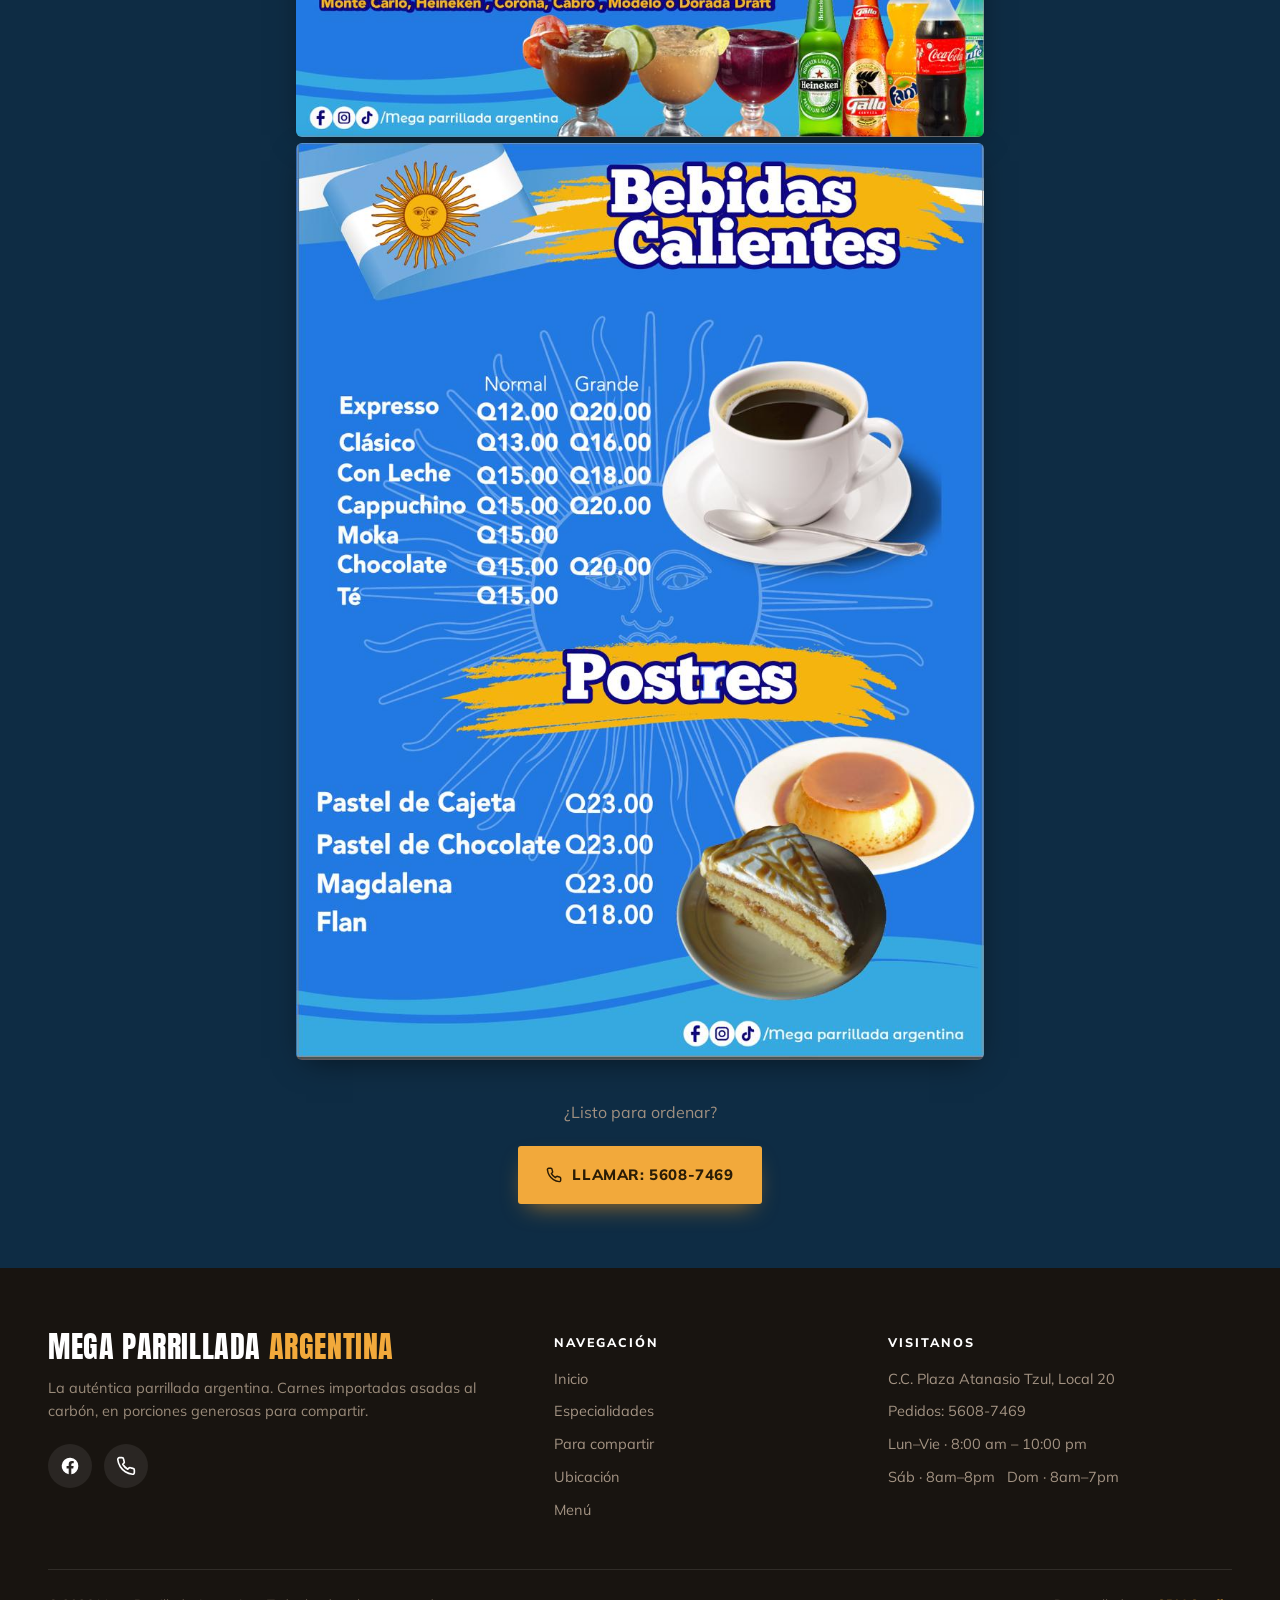
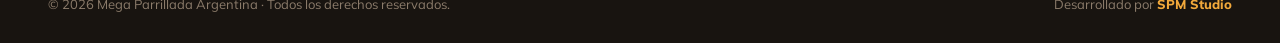
<file: menu.html>
<!DOCTYPE html>
<html lang="es">
<head>
<meta charset="UTF-8" />
<meta name="viewport" content="width=device-width, initial-scale=1" />
<title>Menú — Mega Parrillada Argentina</title>
<meta name="description" content="Menú completo de Mega Parrillada Argentina. Desayunos, carnes, mariscos, parrilladas y más. Pedidos: 5608-7469." />
<link rel="icon" type="image/png" href="img/favicon.png" />
<link rel="apple-touch-icon" href="img/apple-touch-icon.png" />
<link rel="preconnect" href="https://fonts.googleapis.com" />
<link rel="preconnect" href="https://fonts.gstatic.com" crossorigin />
<link href="https://fonts.googleapis.com/css2?family=Anton&family=Oswald:wght@500;600;700&family=Archivo+Black&family=Mulish:ital,wght@0,400;0,500;0,600;0,700;0,800;1,500&display=swap" rel="stylesheet" />
<link rel="stylesheet" href="styles.css" />
<style>
body{background:var(--navy)}
.menu-wrap{max-width:720px;margin:0 auto;padding:48px 16px 64px}
.menu-title{text-align:center;margin-bottom:36px}
.menu-title h1{font-size:clamp(32px,6vw,52px);color:#fff;line-height:1}
.menu-title h1 span{color:var(--gold)}
.menu-title p{color:#a09080;font-size:15px;margin-top:10px}
.menu-title .rule{width:54px;height:4px;background:var(--gold);margin:18px auto 0;border-radius:3px}
.pages{display:flex;flex-direction:column;gap:6px}
.page{border-radius:6px;overflow:hidden;box-shadow:0 8px 30px -10px rgba(0,0,0,.6)}
.page img{width:100%;height:auto;display:block}
.menu-cta{text-align:center;padding:40px 16px 0}
.menu-cta p{color:#a09080;font-size:16px;margin-bottom:20px}
@media(max-width:560px){
  .menu-wrap{padding:32px 10px 48px}
  .menu-title{margin-bottom:24px}
  .menu-title h1{font-size:28px}
  .menu-title p{font-size:13px}
  .pages{gap:4px}
  .page{border-radius:4px}
  .menu-cta p{font-size:14px}
}
@media(max-width:420px){
  .menu-wrap{padding:24px 8px 40px}
}
</style>
</head>
<body>

<!-- ============ HEADER ============ -->
<header class="nav" id="nav">
  <div class="wrap nav-in">
    <a href="/"><img class="nav-logo" src="img/logo-clean-dark.png" alt="Mega Parrillada Argentina" /></a>
    <nav class="nav-links" id="navLinks">
      <a href="/">Inicio</a>
      <a href="/#especialidades">Especialidades</a>
      <a href="/#compartir">Para compartir</a>
      <a href="/#ubicacion">Ubicación</a>
      <a href="/menu" class="active">Menú</a>
    </nav>
    <a class="btn btn-gold nav-phone" href="tel:+50256087469" aria-label="Llamar: 5608-7469">
      <svg width="16" height="16" viewBox="0 0 24 24" fill="none" stroke="currentColor" stroke-width="2.2" stroke-linecap="round" stroke-linejoin="round"><path d="M22 16.92v3a2 2 0 0 1-2.18 2 19.79 19.79 0 0 1-8.63-3.07 19.5 19.5 0 0 1-6-6 19.79 19.79 0 0 1-3.07-8.67A2 2 0 0 1 4.11 2h3a2 2 0 0 1 2 1.72c.13.96.36 1.9.7 2.81a2 2 0 0 1-.45 2.11L8.09 9.91a16 16 0 0 0 6 6l1.27-1.27a2 2 0 0 1 2.11-.45c.91.34 1.85.57 2.81.7A2 2 0 0 1 22 16.92z"/></svg>
      <span class="nav-phone-txt">Pedidos: 5608-7469</span>
    </a>
    <button class="nav-burger" id="burger" aria-label="Menú"><span></span><span></span><span></span></button>
  </div>
</header>

<!-- ============ MENU ============ -->
<div class="menu-wrap">
  <div class="menu-title">
    <h1>Nuestro <span>Menú</span></h1>
    <p>Desayunos, carnes, mariscos, parrilladas y mucho más</p>
    <div class="rule"></div>
  </div>
  <div class="pages">
    <div class="page"><img src="img/menu/1.jpeg" alt="Menú portada" loading="eager" /></div>
    <div class="page"><img src="img/menu/2.jpeg" alt="Menú página 2" loading="eager" /></div>
    <div class="page"><img src="img/menu/3.jpeg" alt="Menú página 3" loading="lazy" /></div>
    <div class="page"><img src="img/menu/4.jpeg" alt="Menú página 4" loading="lazy" /></div>
    <div class="page"><img src="img/menu/5.jpeg" alt="Menú página 5" loading="lazy" /></div>
    <div class="page"><img src="img/menu/6.jpeg" alt="Menú página 6" loading="lazy" /></div>
    <div class="page"><img src="img/menu/7.jpeg" alt="Menú página 7" loading="lazy" /></div>
    <div class="page"><img src="img/menu/8.jpeg" alt="Menú página 8" loading="lazy" /></div>
    <div class="page"><img src="img/menu/9.jpeg" alt="Menú página 9" loading="lazy" /></div>
    <div class="page"><img src="img/menu/10.jpeg" alt="Menú página 10" loading="lazy" /></div>
    <div class="page"><img src="img/menu/11.jpeg" alt="Menú página 11" loading="lazy" /></div>
    <div class="page"><img src="img/menu/12.jpeg" alt="Menú página 12" loading="lazy" /></div>
    <div class="page"><img src="img/menu/13.jpeg" alt="Menú página 13" loading="lazy" /></div>
  </div>
  <div class="menu-cta">
    <p>¿Listo para ordenar?</p>
    <a class="btn btn-gold" href="tel:+50256087469">
      <svg width="16" height="16" viewBox="0 0 24 24" fill="none" stroke="currentColor" stroke-width="2.2" stroke-linecap="round" stroke-linejoin="round"><path d="M22 16.92v3a2 2 0 0 1-2.18 2 19.79 19.79 0 0 1-8.63-3.07 19.5 19.5 0 0 1-6-6 19.79 19.79 0 0 1-3.07-8.67A2 2 0 0 1 4.11 2h3a2 2 0 0 1 2 1.72c.13.96.36 1.9.7 2.81a2 2 0 0 1-.45 2.11L8.09 9.91a16 16 0 0 0 6 6l1.27-1.27a2 2 0 0 1 2.11-.45c.91.34 1.85.57 2.81.7A2 2 0 0 1 22 16.92z"/></svg>
      Llamar: 5608-7469
    </a>
  </div>
</div>

<!-- ============ FOOTER ============ -->
<footer class="site">
  <div class="wrap">
    <div class="foot-grid">
      <div class="foot-brand">
        <span class="foot-word">Mega Parrillada <b>Argentina</b></span>
        <p>La auténtica parrillada argentina. Carnes importadas asadas al carbón, en porciones generosas para compartir.</p>
        <div class="foot-social">
          <a href="https://www.facebook.com/people/Carlos-Vargas/pfbid02LPer4aKYrEr11z8EZLggQakFB4bRCTt2FF2vd87rxuqd6yv5EHBQvKk4X15W9nVtl/" target="_blank" rel="noopener" aria-label="Facebook">
            <svg width="20" height="20" viewBox="0 0 24 24" fill="currentColor"><path d="M22 12a10 10 0 1 0-11.56 9.88v-6.99H7.9V12h2.54V9.8c0-2.5 1.49-3.89 3.78-3.89 1.09 0 2.24.2 2.24.2v2.46h-1.26c-1.24 0-1.63.77-1.63 1.56V12h2.78l-.44 2.89h-2.34v6.99A10 10 0 0 0 22 12Z"/></svg>
          </a>
          <a href="tel:+50256087469" aria-label="Teléfono">
            <svg width="20" height="20" viewBox="0 0 24 24" fill="none" stroke="currentColor" stroke-width="2" stroke-linecap="round" stroke-linejoin="round"><path d="M22 16.92v3a2 2 0 0 1-2.18 2 19.79 19.79 0 0 1-8.63-3.07 19.5 19.5 0 0 1-6-6 19.79 19.79 0 0 1-3.07-8.67A2 2 0 0 1 4.11 2h3a2 2 0 0 1 2 1.72c.13.96.36 1.9.7 2.81a2 2 0 0 1-.45 2.11L8.09 9.91a16 16 0 0 0 6 6l1.27-1.27a2 2 0 0 1 2.11-.45c.91.34 1.85.57 2.81.7A2 2 0 0 1 22 16.92z"/></svg>
          </a>
        </div>
      </div>
      <div class="foot-col">
        <h4>Navegación</h4>
        <a href="/">Inicio</a>
        <a href="/#especialidades">Especialidades</a>
        <a href="/#compartir">Para compartir</a>
        <a href="/#ubicacion">Ubicación</a>
        <a href="/menu">Menú</a>
      </div>
      <div class="foot-col">
        <h4>Visitanos</h4>
        <p>C.C. Plaza Atanasio Tzul, Local 20</p>
        <p>Pedidos: 5608-7469</p>
        <p>Lun–Vie · 8:00 am – 10:00 pm</p>
        <p>Sáb · 8am–8pm &nbsp; Dom · 8am–7pm</p>
      </div>
    </div>
    <div class="foot-bottom">
      <span>© <span id="yr"></span> Mega Parrillada Argentina · Todos los derechos reservados.</span>
      <span>Desarrollado por <strong>SPM Studio</strong></span>
    </div>
  </div>
</footer>

<script>
document.getElementById('yr').textContent = new Date().getFullYear();
var nav=document.getElementById('nav');
addEventListener('scroll',function(){nav.classList.toggle('scrolled',scrollY>20)});
var burger=document.getElementById('burger'),navLinks=document.getElementById('navLinks');
if(burger){burger.addEventListener('click',function(){navLinks.classList.toggle('open')});
  navLinks.querySelectorAll('a').forEach(function(a){a.addEventListener('click',function(){navLinks.classList.remove('open')})});}
</script>
</body>
</html>
</file>
<file: styles.css>
:root{
  --navy:#0E2C44;
  --navy-2:#0a2235;
  --blue:#2C6FA6;
  --celeste:#7FBEE4;
  --gold:#F2A93B;
  --gold-deep:#DF8E22;
  --cream:#FBF5EA;
  --paper:#ffffff;
  --ink:#16222C;
  --muted:#5d6b75;
  --charcoal:#181410;
  --line:rgba(14,44,68,.12);
  --display:'Anton',sans-serif;
  --display-ls:.005em;
  --body:'Mulish',sans-serif;
  --maxw:1240px;
}
*{box-sizing:border-box}
@keyframes fadeIn{from{opacity:0}to{opacity:1}}
html{scroll-behavior:smooth}
body{animation:fadeIn .5s ease;
  margin:0;font-family:var(--body);color:var(--ink);background:var(--cream);
  font-size:18px;line-height:1.6;-webkit-font-smoothing:antialiased;text-rendering:optimizeLegibility;
  overflow-x:hidden;
}
img{max-width:100%;display:block}
a{color:inherit;text-decoration:none}
h1,h2,h3{margin:0;font-family:var(--display);font-weight:400;letter-spacing:var(--display-ls);line-height:.98;text-transform:uppercase}
p{margin:0}
.wrap{max-width:var(--maxw);margin:0 auto;padding:0 28px}
.eyebrow{font-family:var(--body);font-weight:800;text-transform:uppercase;letter-spacing:.22em;font-size:13px}
.btn{display:inline-flex;align-items:center;gap:10px;font-family:var(--body);font-weight:800;font-size:15px;letter-spacing:.04em;text-transform:uppercase;padding:15px 26px;border-radius:3px;cursor:pointer;border:2px solid transparent;transition:transform .15s ease,background .2s ease,color .2s ease,box-shadow .2s;white-space:nowrap}
.btn:hover{transform:translateY(-2px)}
.btn-gold{background:var(--gold);color:#2a1c06;box-shadow:0 10px 24px -10px rgba(223,142,34,.8)}
.btn-gold:hover{background:var(--gold-deep)}
.btn-outline{border-color:rgba(255,255,255,.55);color:#fff}
.btn-outline:hover{background:#fff;color:var(--navy);border-color:#fff}
.btn-navy{background:var(--navy);color:#fff}
.btn-navy:hover{background:var(--navy-2)}

/* flag stripes */
.flag{display:flex;flex-direction:column;width:46px;border-radius:2px;overflow:hidden;box-shadow:0 1px 0 rgba(0,0,0,.15)}
.flag i{height:6px;display:block}
.flag i:nth-child(1){background:var(--celeste)}
.flag i:nth-child(2){background:#fff}
.flag i:nth-child(3){background:var(--celeste)}

/* sun icon */
.sun{display:inline-block;width:1em;height:1em;color:var(--gold);vertical-align:-.12em}
.sunburst circle,.sunburst path{fill:var(--gold)}

/* ============ HEADER ============ */
header.nav{position:sticky;top:0;z-index:50;background:rgba(251,245,234,.92);backdrop-filter:blur(10px);border-bottom:1px solid var(--line);transition:box-shadow .25s,background .25s}
header.nav.scrolled{box-shadow:0 10px 30px -18px rgba(14,44,68,.5);background:rgba(251,245,234,.97)}
.nav-in{display:flex;align-items:center;gap:28px;height:84px}
.nav-logo{height:60px;width:auto;flex:0 0 auto;display:block}
.nav-links{display:flex;gap:30px;margin-left:auto;align-items:center}
.nav-links a{font-weight:700;font-size:14.5px;letter-spacing:.04em;color:var(--navy);position:relative;padding:4px 0;text-transform:uppercase;white-space:nowrap;flex:0 0 auto}
.nav-links a::after{content:"";position:absolute;left:0;right:100%;bottom:-2px;height:2px;background:var(--gold);transition:right .25s}
.nav-links a:hover::after{right:0}
.nav-links a.active::after{right:0}
.nav-phone{display:flex;align-items:center;gap:9px}
.nav-burger{display:none;margin-left:auto;background:none;border:0;cursor:pointer;padding:8px}
.nav-burger span{display:block;width:26px;height:2.5px;background:var(--navy);margin:5px 0;border-radius:2px;transition:.25s}

/* ============ HERO ============ */
.hero{display:grid;grid-template-columns:1.05fr .95fr;min-height:90vh;background:var(--navy);position:relative;overflow:hidden}
.hero-copy{padding:clamp(40px,6vw,84px) clamp(28px,5vw,72px);display:flex;flex-direction:column;justify-content:center;position:relative;z-index:2}
.hero-copy .sunburst{position:absolute;top:-80px;right:-60px;width:360px;height:360px;opacity:.10;pointer-events:none}
.hero-eyebrow{display:flex;align-items:center;gap:14px;color:var(--celeste);margin-bottom:26px}
.hero h1{color:#fff;font-size:clamp(48px,6.6vw,104px)}
.hero h1 .gold{color:var(--gold)}
.hero-sub{color:#cfe0ec;font-size:clamp(17px,1.5vw,21px);max-width:30em;margin-top:24px;line-height:1.55}
.hero-cta{display:flex;gap:14px;margin-top:38px;flex-wrap:wrap}
.hero-meta{display:flex;align-items:center;gap:12px;margin-top:34px;color:#a9c2d4;font-size:14.5px;font-weight:600}
.live-dot{width:9px;height:9px;border-radius:50%;background:#46d18a;box-shadow:0 0 0 4px rgba(70,209,138,.22)}
.hero-media{position:relative}
.hero-media img{width:100%;height:100%;object-fit:cover;position:absolute;inset:0}
.hero-media::after{content:"";position:absolute;inset:0;background:linear-gradient(90deg,var(--navy) 0%,rgba(14,44,68,0) 55%)}
.hero-badge{position:absolute;z-index:3;left:-46px;bottom:48px;background:var(--gold);color:#2a1c06;font-family:var(--display);font-size:21px;letter-spacing:.02em;padding:18px 26px;border-radius:3px;transform:rotate(-3deg);box-shadow:0 18px 40px -16px rgba(0,0,0,.6);text-transform:uppercase;line-height:1}
.hero-badge small{display:block;font-family:var(--body);font-weight:800;font-size:11px;letter-spacing:.18em;margin-top:6px;opacity:.8}

/* full hero variant */
body[data-hero="full"] .hero{grid-template-columns:1fr}
body[data-hero="full"] .hero-media{position:absolute;inset:0}
body[data-hero="full"] .hero-media::after{background:linear-gradient(90deg,rgba(8,28,44,.92),rgba(8,28,44,.55) 55%,rgba(8,28,44,.35))}
body[data-hero="full"] .hero-copy{z-index:3;max-width:760px}
body[data-hero="full"] .hero-badge{display:none}

/* ============ STRIP ============ */
.strip{background:var(--charcoal);color:#f3e8d8}
.strip-in{display:grid;grid-template-columns:repeat(3,1fr);gap:0}
.strip-item{display:flex;flex-direction:column;align-items:center;text-align:center;gap:10px;padding:30px 20px}
.strip-item+.strip-item{border-left:1px solid rgba(255,255,255,.1)}
.strip-item .ico{color:var(--gold);flex:0 0 auto}
.strip-item b{font-family:var(--display);font-size:20px;letter-spacing:.02em;display:block;line-height:1;text-transform:uppercase;white-space:nowrap}
.strip-item > div{line-height:1.15}
.strip-item span{font-size:13.5px;color:#bcae9c;display:block;margin-top:2px}

/* ============ SECTION HEAD ============ */
section{padding:clamp(64px,8vw,110px) 0}
section.hero-padding {padding:clamp(0px,8vw,0px) 0}
.sec-head{text-align:center;max-width:760px;margin:0 auto clamp(40px,5vw,64px)}
.sec-head .eyebrow{color:var(--gold-deep);display:inline-flex;align-items:center;gap:10px;justify-content:center}
.sec-head h2{font-size:clamp(36px,4.6vw,68px);color:var(--navy);margin-top:16px}
.sec-head p{color:var(--muted);margin-top:18px;font-size:18px}
.sec-head .rule{width:54px;height:4px;background:var(--gold);margin:22px auto 0;border-radius:3px}

/* ============ ESPECIALIDADES GRID ============ */
.grid{display:grid;grid-template-columns:repeat(4,1fr);gap:24px}
.card{background:var(--paper);border-radius:8px;overflow:hidden;box-shadow:0 18px 40px -28px rgba(14,44,68,.5);border:1px solid rgba(14,44,68,.06);display:flex;flex-direction:column;transition:transform .4s cubic-bezier(.25,.1,.25,1),box-shadow .4s cubic-bezier(.25,.1,.25,1)}
.card:hover{transform:translateY(-4px);box-shadow:0 30px 55px -28px rgba(14,44,68,.55)}
.card-img{position:relative;aspect-ratio:1/1;overflow:hidden}
.card-img img{width:100%;height:100%;object-fit:cover;transition:transform 2s cubic-bezier(.16,.56,.17,1)}
.card:hover .card-img img{transform:scale(1.015)}
.card-tag{position:absolute;top:12px;left:12px;background:var(--gold);color:#2a1c06;font-weight:800;font-size:11px;letter-spacing:.12em;text-transform:uppercase;padding:6px 11px;border-radius:3px}
.card-body{padding:20px 20px 24px}
.card-body h3{font-family:var(--display);font-size:22px;color:var(--navy);letter-spacing:.01em}
.card-body p{color:var(--muted);font-size:14.5px;margin-top:9px;line-height:1.5}

/* ============ COMPARTIR ============ */
.compartir{background:var(--navy);color:#fff}
.compartir-grid{display:grid;grid-template-columns:1fr 1fr;gap:clamp(28px,4vw,64px);align-items:center}
.compartir-copy .eyebrow{color:var(--celeste);display:inline-flex;align-items:center;gap:10px}
.compartir-copy h2{font-size:clamp(38px,4.6vw,72px);margin-top:18px;color:#fff}
.compartir-copy h2 .gold{color:var(--gold)}
.compartir-copy p{color:#cfe0ec;margin-top:22px;font-size:18px;max-width:34em}
.compartir-list{display:flex;flex-wrap:wrap;gap:12px;margin-top:28px}
.chip{display:inline-flex;align-items:center;gap:8px;background:rgba(255,255,255,.08);border:1px solid rgba(255,255,255,.16);padding:9px 15px;border-radius:40px;font-size:14px;font-weight:600;color:#e7f0f6}
.chip .sun{width:15px;height:15px}
.compartir-imgs{display:grid;grid-template-columns:1fr 1fr;gap:16px}
.compartir-imgs figure{margin:0;border-radius:8px;overflow:hidden;box-shadow:0 28px 50px -26px rgba(0,0,0,.7)}
.compartir-imgs figure:first-child{grid-row:span 2;aspect-ratio:auto}
.compartir-imgs img{width:100%;height:100%;object-fit:cover;min-height:200px}
.compartir-imgs img.zoom-in{transform:scale(1.22);transform-origin:center}

/* ============ POR QUE ============ */
.porque{background:var(--cream)}
.porque-grid{display:grid;grid-template-columns:repeat(4,1fr);gap:26px}
.feat{text-align:center;padding:14px}
.feat .badge{width:72px;height:72px;border-radius:50%;background:#fff;border:2px solid var(--line);display:grid;place-items:center;margin:0 auto 20px;color:var(--gold-deep);box-shadow:0 12px 26px -16px rgba(14,44,68,.5)}
.feat h3{font-family:var(--display);font-size:23px;color:var(--navy)}
.feat p{color:var(--muted);font-size:15px;margin-top:10px;line-height:1.5}

/* ============ MENU CTA BAND ============ */
.menuband{background:var(--charcoal);color:#fff;text-align:center;position:relative;overflow:hidden}
.menuband .sunburst{position:absolute;inset:0;margin:auto;width:680px;height:680px;opacity:.06;pointer-events:none}
.menuband h2{font-size:clamp(34px,4.4vw,62px);color:#fff;position:relative}
.menuband h2 .gold{color:var(--gold)}
.menuband p{color:#cbb89f;margin:18px auto 0;max-width:40em;position:relative}
.menuband .hero-cta{justify-content:center;position:relative}

/* ============ SALMO ============ */
.salmo{background:var(--navy-2);color:#dce8f1;text-align:center}
.salmo .inner{max-width:860px;margin:0 auto}
.salmo .eyebrow{color:var(--gold);letter-spacing:.3em}
.salmo blockquote{margin:26px 0 0;font-family:'Playfair Display',serif;font-style:italic;font-size:clamp(21px,2.5vw,30px);line-height:1.6;color:#eaf2f8}
.salmo .ref{margin-top:24px;font-weight:800;letter-spacing:.2em;text-transform:uppercase;font-size:13px;color:var(--celeste)}
.salmo .divider{width:40px;height:3px;background:var(--gold);margin:0 auto 6px;border-radius:3px}

/* ============ UBICACION / FOOTER ============ */
.ubic{background:var(--cream)}
.ubic-grid{display:grid;grid-template-columns:1fr 1fr;gap:clamp(30px,4vw,60px);align-items:stretch}
.info-card{background:#fff;border-radius:10px;border:1px solid var(--line);padding:clamp(28px,3.5vw,44px);box-shadow:0 22px 50px -34px rgba(14,44,68,.6)}
.info-card h2{font-size:clamp(30px,3.6vw,48px);color:var(--navy)}
.info-block{display:flex;gap:16px;padding:20px 0;border-bottom:1px dashed var(--line)}
.info-block:last-child{border-bottom:0}
.info-block .ico{flex:0 0 auto;width:44px;height:44px;border-radius:8px;background:var(--cream);display:grid;place-items:center;color:var(--gold-deep)}
.info-block h4{margin:0 0 4px;font-family:var(--body);font-weight:800;font-size:13px;letter-spacing:.14em;text-transform:uppercase;color:var(--navy)}
.info-block p{color:var(--muted);font-size:15.5px;line-height:1.5}
.info-block a.link{color:var(--blue);font-weight:700}
.hours{list-style:none;margin:6px 0 0;padding:0}
.hours li{display:flex;justify-content:space-between;gap:12px;font-size:15px;padding:4px 0;color:var(--muted)}
.hours li b{color:var(--ink);font-weight:700}
.hours li .open{color:#1c9e5f;font-weight:800;font-size:12.5px}
.map{border-radius:10px;overflow:hidden;border:1px solid var(--line);box-shadow:0 22px 50px -34px rgba(14,44,68,.6);min-height:420px}
.map iframe{width:100%;height:100%;min-height:420px;border:0;display:block;filter:saturate(.9)}

footer.site{background:var(--charcoal);color:#cbb89f;padding:64px 0 28px}
.foot-grid{display:grid;grid-template-columns:1.6fr 1fr 1.2fr;gap:48px;padding-bottom:38px;border-bottom:1px solid rgba(255,255,255,.1)}
.foot-word{font-family:var(--display);font-size:30px;line-height:1;color:#fff;text-transform:uppercase;letter-spacing:.02em;display:block}
.foot-word b{color:var(--gold);font-weight:400}
.foot-brand p{margin-top:14px;font-size:14.5px;color:#9a8b7a;max-width:32em;line-height:1.6}
.foot-social{display:flex;gap:12px;margin-top:22px}
.foot-social a{width:44px;height:44px;border-radius:50%;background:rgba(255,255,255,.08);display:grid;place-items:center;color:#fff;transition:.2s}
.foot-social a:hover{background:var(--gold);color:#2a1c06}
.foot-col h4{font-family:var(--body);font-weight:800;font-size:12.5px;letter-spacing:.16em;text-transform:uppercase;color:#fff;margin:0 0 16px}
.foot-col a,.foot-col p{display:block;font-size:14.5px;color:#a39383;margin:0 0 11px;line-height:1.5}
.foot-col a{transition:color .2s}
.foot-col a:hover{color:var(--gold)}
.foot-bottom{display:flex;justify-content:space-between;gap:16px;flex-wrap:wrap;padding-top:24px;font-size:13px;color:#8c7c6b}
.foot-bottom a:hover{color:var(--gold)}
.foot-bottom strong{color:var(--gold);font-weight:800}

/* ============ TWEAKS PANEL ============ */
#tw{position:fixed;right:18px;bottom:18px;z-index:999;width:300px;background:#fff;border:1px solid var(--line);border-radius:14px;box-shadow:0 30px 70px -20px rgba(14,44,68,.55);font-family:var(--body);display:none;overflow:hidden}
#tw.on{display:block}
#tw header{display:flex;align-items:center;justify-content:space-between;background:var(--navy);color:#fff;padding:13px 16px}
#tw header b{font-family:var(--display);letter-spacing:.04em;font-size:17px;text-transform:uppercase}
#tw header button{background:none;border:0;color:#fff;cursor:pointer;font-size:18px;line-height:1;opacity:.8}
#tw .body{padding:16px 16px 18px;max-height:72vh;overflow:auto}
.tw-row{margin-bottom:18px}
.tw-row>label{display:block;font-weight:800;font-size:11px;letter-spacing:.14em;text-transform:uppercase;color:var(--navy);margin-bottom:9px}
.tw-seg{display:flex;gap:6px;flex-wrap:wrap}
.tw-seg button{flex:1;min-width:60px;border:1.5px solid var(--line);background:#fff;border-radius:7px;padding:8px 6px;font-family:var(--body);font-weight:700;font-size:12.5px;cursor:pointer;color:var(--ink);transition:.15s}
.tw-seg button.sel{background:var(--navy);color:#fff;border-color:var(--navy)}
.tw-sw{display:flex;gap:10px}
.tw-sw button{width:40px;height:40px;border-radius:50%;border:2px solid var(--line);cursor:pointer;position:relative}
.tw-sw button.sel{border-color:var(--navy);box-shadow:0 0 0 3px rgba(14,44,68,.15)}
.tw-row input[type=text]{width:100%;border:1.5px solid var(--line);border-radius:7px;padding:9px 11px;font-family:var(--body);font-size:14px}

/* ============ SKELETON / IMAGE LOAD ============ */
@keyframes shimmer{0%{background-position:200% 0}100%{background-position:-200% 0}}
.card-img,.hero-media,.compartir-imgs figure{
  background-color:#e7ddcd;
  background-image:linear-gradient(100deg,rgba(255,255,255,0) 30%,rgba(255,255,255,.6) 50%,rgba(255,255,255,0) 70%);
  background-size:200% 100%;background-repeat:no-repeat;
  animation:shimmer 1.5s infinite;
}
.compartir-imgs figure{background-color:#13384f}
.card-img img,.hero-media img,.compartir-imgs img{opacity:1;transition:opacity .5s ease}
.media-ready{animation:none;background-image:none}

/* ============ SCROLL REVEAL ============ */
.reveal-hidden{opacity:0;transform:translateY(28px)}
.reveal-in{animation:revealUp .7s cubic-bezier(.22,1,.36,1) both}
@keyframes revealUp{from{opacity:0;transform:translateY(28px)}to{opacity:1;transform:none}}
.grid .card:nth-child(2).reveal-in,.porque-grid .feat:nth-child(2).reveal-in{animation-delay:.08s}
.grid .card:nth-child(3).reveal-in,.porque-grid .feat:nth-child(3).reveal-in{animation-delay:.16s}
.grid .card:nth-child(4).reveal-in,.porque-grid .feat:nth-child(4).reveal-in{animation-delay:.24s}
.grid .card:nth-child(5).reveal-in{animation-delay:0s}
.grid .card:nth-child(6).reveal-in{animation-delay:.08s}
.grid .card:nth-child(7).reveal-in{animation-delay:.16s}
.grid .card:nth-child(8).reveal-in{animation-delay:.24s}
.compartir-imgs figure:nth-child(2).reveal-in{animation-delay:.10s}
.compartir-imgs figure:nth-child(3).reveal-in{animation-delay:.20s}

@media(prefers-reduced-motion:reduce){
  .card-img,.hero-media,.compartir-imgs figure{animation:none;background-image:none}
  .card-img img,.hero-media img,.compartir-imgs img{opacity:1;transition:none}
  .reveal-hidden{opacity:1;transform:none}
  .reveal-in{animation:none}
}

/* ============ RESPONSIVE ============ */
@media(max-width:1100px){
  .nav-in{gap:18px}
  .nav-links{gap:20px}
  .nav-links a{font-size:13.5px}
}
@media(max-width:980px){
  .hero{grid-template-columns:1fr;min-height:86vh}
  .hero-media{position:absolute;inset:0;height:auto;order:0}
  .hero-media img{position:absolute;inset:0}
  .hero-media::after{background:linear-gradient(180deg,rgba(8,28,44,.5),rgba(8,28,44,.72) 52%,rgba(8,28,44,.92))}
  .hero-copy{position:relative;z-index:3;justify-content:flex-end}
  .hero-badge{display:none}
  .grid{grid-template-columns:repeat(2,1fr)}
  .porque-grid{grid-template-columns:repeat(2,1fr);gap:30px}
  .compartir-grid,.ubic-grid{grid-template-columns:1fr}
  .strip-in{grid-template-columns:repeat(3,1fr)}
  .strip-item{padding:22px 14px;gap:8px}
  .strip-item .ico{width:24px;height:24px}
  .strip-item b{font-size:16px}
  .strip-item span{font-size:12px}
  .nav-links{display:none;position:absolute;top:84px;left:0;right:0;background:var(--cream);flex-direction:column;gap:0;padding:8px 0;border-bottom:1px solid var(--line);box-shadow:0 20px 30px -20px rgba(0,0,0,.3)}
  .nav-links.open{display:flex}
  .nav-links a{padding:14px 28px;width:100%}
  .nav-phone{margin-left:auto;padding:11px;gap:0}
  .nav-phone-txt{display:none}
  .nav-burger{display:block;margin-left:10px}
  .compartir-imgs figure:first-child{grid-row:auto}
  .map{min-height:320px}
  .foot-grid{grid-template-columns:1fr 1fr;gap:32px}
  .foot-brand{grid-column:1/-1}
}
@media(max-width:560px){
  body{font-size:17px}
  .strip .wrap{padding:0}
  .strip-item{padding:18px 8px;gap:6px}
  .strip-item .ico{width:22px;height:22px}
  .strip-item b{font-size:13px;letter-spacing:.01em}
  .strip-item span{font-size:11px}
  .hero-copy{padding:36px 22px 44px}
  .hero h1{font-size:clamp(33px,8.7vw,46px)}
  .hero-eyebrow{gap:10px;margin-bottom:18px}
  .hero-eyebrow .eyebrow{letter-spacing:.12em;font-size:11px}
  .hero-sub{font-size:16px;margin-top:18px}
  .hero-meta{font-size:13px}
  .grid{grid-template-columns:1fr 1fr;gap:14px}
  .card-body{padding:13px 13px 16px}
  .card-body h3{font-size:16px}
  .card-body p{font-size:12.5px;margin-top:6px}
  .card-tag{font-size:9.5px;padding:5px 8px;letter-spacing:.08em}
  .porque-grid{grid-template-columns:1fr 1fr;gap:22px}
  .feat p{font-size:13.5px}
  .compartir-imgs{display:none}
  .compartir-copy p{font-size:15.5px;margin-top:16px}
  .compartir-list{gap:8px;margin-top:20px}
  .chip{padding:7px 12px;font-size:12.5px}
  .sec-head h2{font-size:clamp(30px,8vw,40px)}
  .sec-head{margin-bottom:clamp(28px,4vw,40px)}
  .porque-grid{gap:16px}
  .feat{padding:8px}
  .feat .badge{width:56px;height:56px;margin-bottom:14px}
  .feat h3{font-size:19px}
  .feat p{font-size:12.5px;margin-top:6px}
  .ubic-grid{gap:20px}
  .info-card{padding:22px}
  .info-card h2{font-size:clamp(24px,6vw,36px)}
  .info-block{padding:14px 0;gap:12px}
  .info-block .ico{width:36px;height:36px}
  .info-block h4{font-size:12px}
  .info-block p{font-size:14px}
  .hours li{font-size:13.5px}
  .map{min-height:260px}
  footer.site{padding:36px 0 20px}
  .foot-grid{grid-template-columns:1fr;gap:0;text-align:center;padding-bottom:20px}
  .foot-word{font-size:24px}
  .foot-brand p{margin:10px auto 0;font-size:13px;max-width:28em}
  .foot-social{justify-content:center;margin-top:16px}
  .foot-social a{width:38px;height:38px}
  .foot-col{display:none}
  .foot-bottom{padding-top:16px;font-size:12px;justify-content:center;text-align:center;flex-direction:column;gap:4px}
  .nav-logo{height:48px}
  .nav-in{height:72px}
  .nav-links{top:72px}
  section{padding:44px 0}
}
@media(max-width:380px){
  .grid{grid-template-columns:1fr}
  .porque-grid{grid-template-columns:1fr}
}
@media(max-width:420px){
  .wrap{padding:0 18px}
  .hero-cta{flex-direction:column;align-items:stretch}
  .hero-cta .btn{width:100%;justify-content:center}
  .menuband .hero-cta{flex-direction:column}
  .strip .wrap{padding:0}
  .strip-item{padding:16px 6px;gap:5px}
  .strip-item .ico{width:20px;height:20px}
  .strip-item b{font-size:12px;letter-spacing:0}
  .strip-item span{font-size:10.5px}
  section{padding:36px 0}
  .sec-head{margin-bottom:24px}
  .feat .badge{width:48px;height:48px;margin-bottom:10px}
  .feat .badge svg{width:24px;height:24px}
  .feat h3{font-size:17px}
  .feat p{font-size:12px}
  .info-card{padding:18px}
  .map{min-height:220px}
}
</file>
